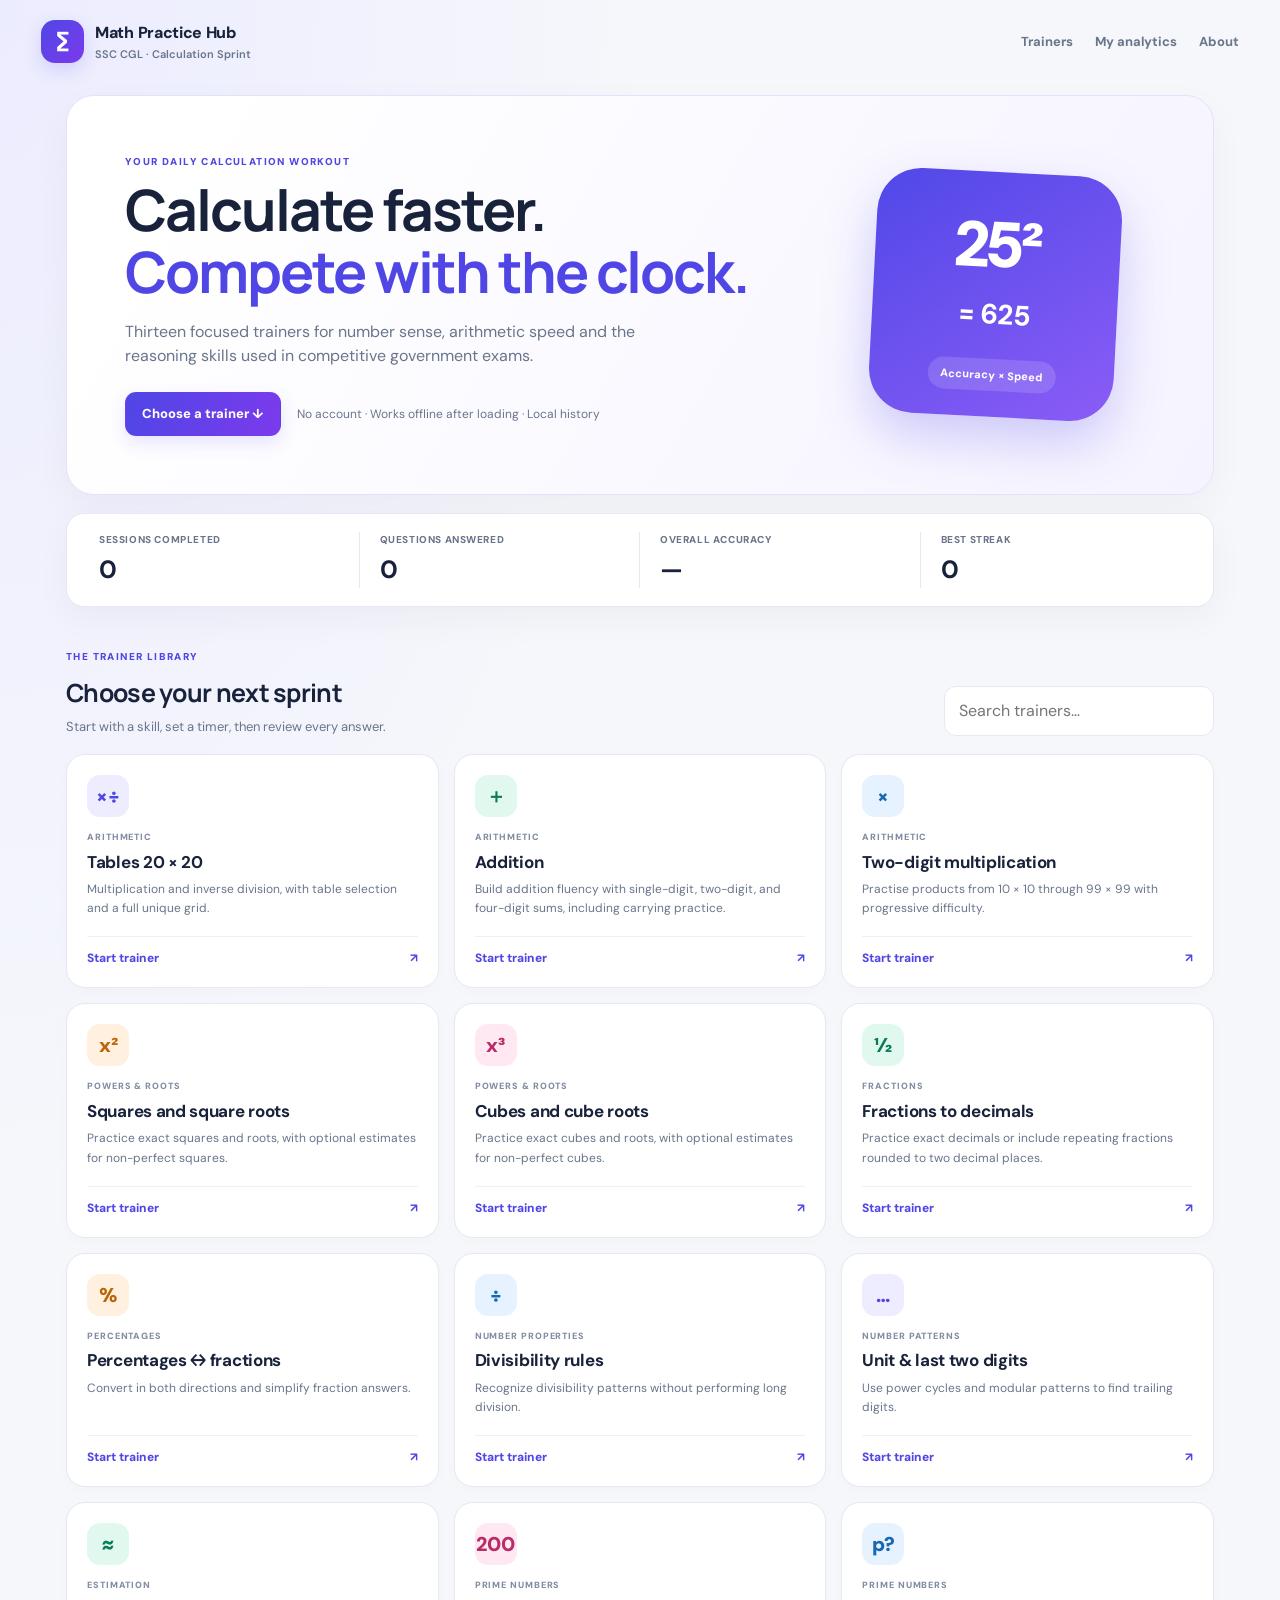
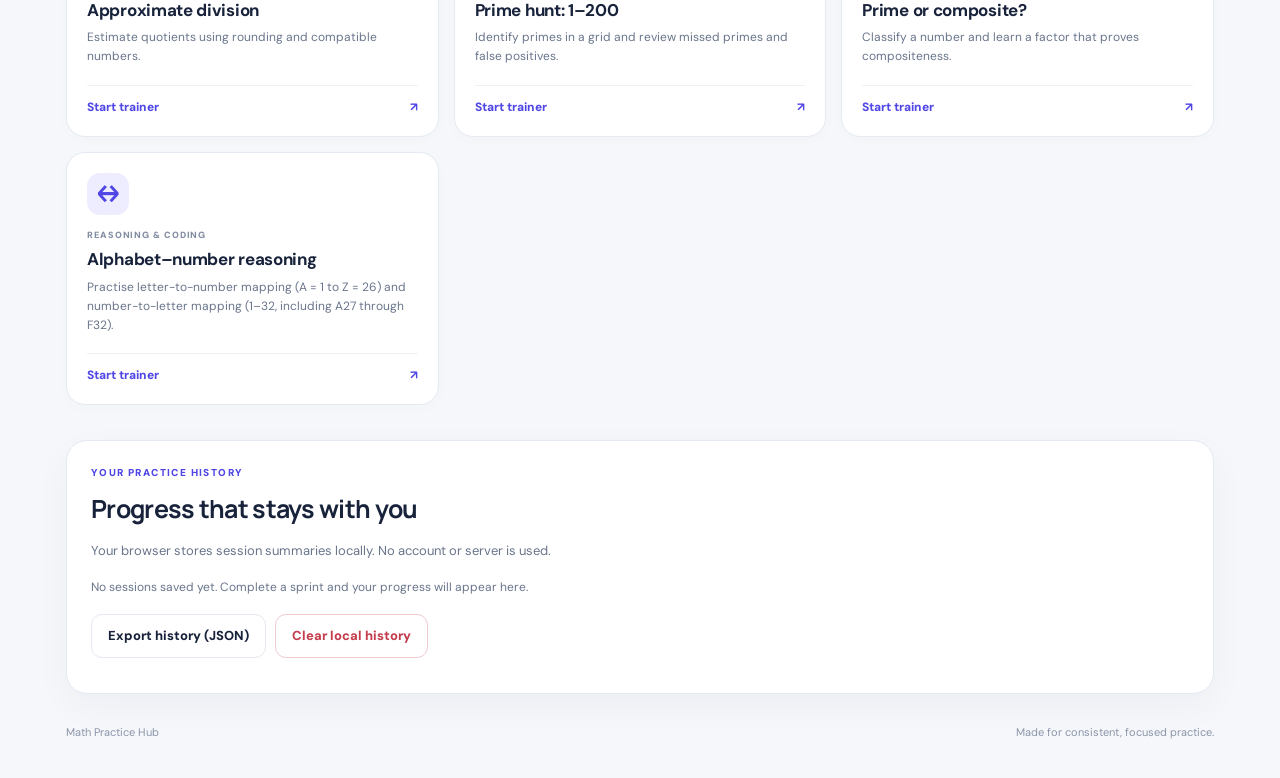
<file: index.html>
<!doctype html>
<html lang="en">
<head>
<meta charset="utf-8"><meta name="viewport" content="width=device-width,initial-scale=1">
<meta name="theme-color" content="#4f46e5">
<link rel="icon" type="image/svg+xml" href="assets/favicon.svg">
<link rel="icon" type="image/png" sizes="32x32" href="assets/favicon-32.png">
<link rel="shortcut icon" href="assets/favicon.ico">
<link rel="apple-touch-icon" sizes="180x180" href="assets/favicon-180.png"><title>Math Practice Hub · SSC CGL Sprint Training</title>
<link rel="stylesheet" href="assets/css/site.css">
</head>
<body>
<header class="site-header home-header"><a class="brand" href="index.html"><span class="brand-mark">∑</span><span>Math Practice Hub<small>SSC CGL · Calculation Sprint</small></span></a><nav><a href="#trainers">Trainers</a><a href="#analytics">My analytics</a><a href="README.md">About</a></nav></header>
<main class="home-main">
<section class="hero"><div class="hero-copy"><p class="eyebrow">YOUR DAILY CALCULATION WORKOUT</p><h1>Calculate faster.<br><span>Compete with the clock.</span></h1><p>Thirteen focused trainers for number sense, arithmetic speed and the reasoning skills used in competitive government exams.</p><div class="hero-actions"><a class="btn primary" href="#trainers">Choose a trainer ↓</a><span class="muted small">No account · Works offline after loading · Local history</span></div></div><div class="hero-art"><div class="hero-number">25²</div><div class="hero-equals">= 625</div><div class="hero-chip">Accuracy × Speed</div></div></section>
<section class="overview-metrics" id="analytics">
<div><small>SESSIONS COMPLETED</small><strong id="homeSessions">0</strong></div><div><small>QUESTIONS ANSWERED</small><strong id="homeQuestions">0</strong></div><div><small>OVERALL ACCURACY</small><strong id="homeAccuracy">—</strong></div><div><small>BEST STREAK</small><strong id="homeStreak">0</strong></div>
</section>
<section class="section-heading" id="trainers"><div><p class="eyebrow">THE TRAINER LIBRARY</p><h2>Choose your next sprint</h2><p class="muted">Start with a skill, set a timer, then review every answer.</p></div><input id="trainerSearch" class="search-input" type="search" placeholder="Search trainers…" aria-label="Search trainers"></section>
<div class="trainer-grid" id="trainerGrid">
<a class="trainer-card" data-search="tables multiplication division times table" href="trainers/table-trainer/index.html"><span class="card-icon violet">×÷</span><span class="card-tag">ARITHMETIC</span><h3>Tables 20 × 20</h3><p>Multiplication and inverse division, with table selection and a full unique grid.</p><span class="card-bottom">Start trainer <b>↗</b></span></a>
<a class="trainer-card" data-search="addition single digit two digit four digit carrying sum plus" href="trainers/addition/index.html"><span class="card-icon green">＋</span><span class="card-tag">ARITHMETIC</span><h3>Addition</h3><p>Build addition fluency with single-digit, two-digit, and four-digit sums, including carrying practice.</p><span class="card-bottom">Start trainer <b>↗</b></span></a>
<a class="trainer-card" data-search="two digit multiplication product" href="trainers/multiplication-2-digit/index.html"><span class="card-icon blue">×</span><span class="card-tag">ARITHMETIC</span><h3>Two-digit multiplication</h3><p>Practise products from 10 × 10 through 99 × 99 with progressive difficulty.</p><span class="card-bottom">Start trainer <b>↗</b></span></a>
<a class="trainer-card" data-search="squares square roots radicals" href="trainers/squares-roots/index.html"><span class="card-icon orange">x²</span><span class="card-tag">POWERS & ROOTS</span><h3>Squares and square roots</h3><p>Practice exact squares and roots, with optional estimates for non-perfect squares.</p><span class="card-bottom">Start trainer <b>↗</b></span></a>
<a class="trainer-card" data-search="cubes cube roots" href="trainers/cubes-roots/index.html"><span class="card-icon pink">x³</span><span class="card-tag">POWERS & ROOTS</span><h3>Cubes and cube roots</h3><p>Practice exact cubes and roots, with optional estimates for non-perfect cubes.</p><span class="card-bottom">Start trainer <b>↗</b></span></a>
<a class="trainer-card" data-search="fraction decimal conversion rounding" href="trainers/fractions-decimals/index.html"><span class="card-icon green">½</span><span class="card-tag">FRACTIONS</span><h3>Fractions to decimals</h3><p>Practice exact decimals or include repeating fractions rounded to two decimal places.</p><span class="card-bottom">Start trainer <b>↗</b></span></a>
<a class="trainer-card" data-search="percentage fraction percent conversion" href="trainers/percentages-fractions/index.html"><span class="card-icon orange">%</span><span class="card-tag">PERCENTAGES</span><h3>Percentages ↔ fractions</h3><p>Convert in both directions and simplify fraction answers.</p><span class="card-bottom">Start trainer <b>↗</b></span></a>
<a class="trainer-card" data-search="divisibility rules divisible" href="trainers/divisibility-rules/index.html"><span class="card-icon blue">÷</span><span class="card-tag">NUMBER PROPERTIES</span><h3>Divisibility rules</h3><p>Recognize divisibility patterns without performing long division.</p><span class="card-bottom">Start trainer <b>↗</b></span></a>
<a class="trainer-card" data-search="unit digit last two digits powers cycles" href="trainers/unit-last-digits/index.html"><span class="card-icon violet">…</span><span class="card-tag">NUMBER PATTERNS</span><h3>Unit & last two digits</h3><p>Use power cycles and modular patterns to find trailing digits.</p><span class="card-bottom">Start trainer <b>↗</b></span></a>
<a class="trainer-card" data-search="approximate division estimate quotient" href="trainers/approximate-division/index.html"><span class="card-icon green">≈</span><span class="card-tag">ESTIMATION</span><h3>Approximate division</h3><p>Estimate quotients using rounding and compatible numbers.</p><span class="card-bottom">Start trainer <b>↗</b></span></a>
<a class="trainer-card" data-search="prime hunt numbers 1 200 sieve" href="trainers/prime-hunt/index.html"><span class="card-icon pink">200</span><span class="card-tag">PRIME NUMBERS</span><h3>Prime hunt: 1–200</h3><p>Identify primes in a grid and review missed primes and false positives.</p><span class="card-bottom">Start trainer <b>↗</b></span></a>
<a class="trainer-card" data-search="prime or composite factor" href="trainers/prime-or-not/index.html"><span class="card-icon blue">p?</span><span class="card-tag">PRIME NUMBERS</span><h3>Prime or composite?</h3><p>Classify a number and learn a factor that proves compositeness.</p><span class="card-bottom">Start trainer <b>↗</b></span></a>
<a class="trainer-card" data-search="reasoning alphabet number coding A1 B2 Z26 A27 letter number sequence pattern" href="trainers/alphabet-number-reasoning/index.html"><span class="card-icon violet reasoning-card-icon" aria-hidden="true">↔</span><span class="card-tag">REASONING & CODING</span><h3>Alphabet–number reasoning</h3><p>Practise letter-to-number mapping (A = 1 to Z = 26) and number-to-letter mapping (1–32, including A27 through F32).</p><span class="card-bottom">Start trainer <b>↗</b></span></a>
</div>
<section class="history-panel panel"><div><p class="eyebrow">YOUR PRACTICE HISTORY</p><h2>Progress that stays with you</h2><p class="muted">Your browser stores session summaries locally. No account or server is used.</p></div><div id="homeHistory" class="home-history"></div><div class="history-actions"><button id="exportHistory" class="btn secondary">Export history (JSON)</button><button id="clearHistory" class="btn danger-outline">Clear local history</button></div><p class="tiny muted" id="historyMessage" aria-live="polite"></p></section>
<footer><span>Math Practice Hub</span><span>Made for consistent, focused practice.</span></footer>
</main><script src="shared/question-utils.js"></script><script src="assets/js/hub.js"></script></body></html>
</file>
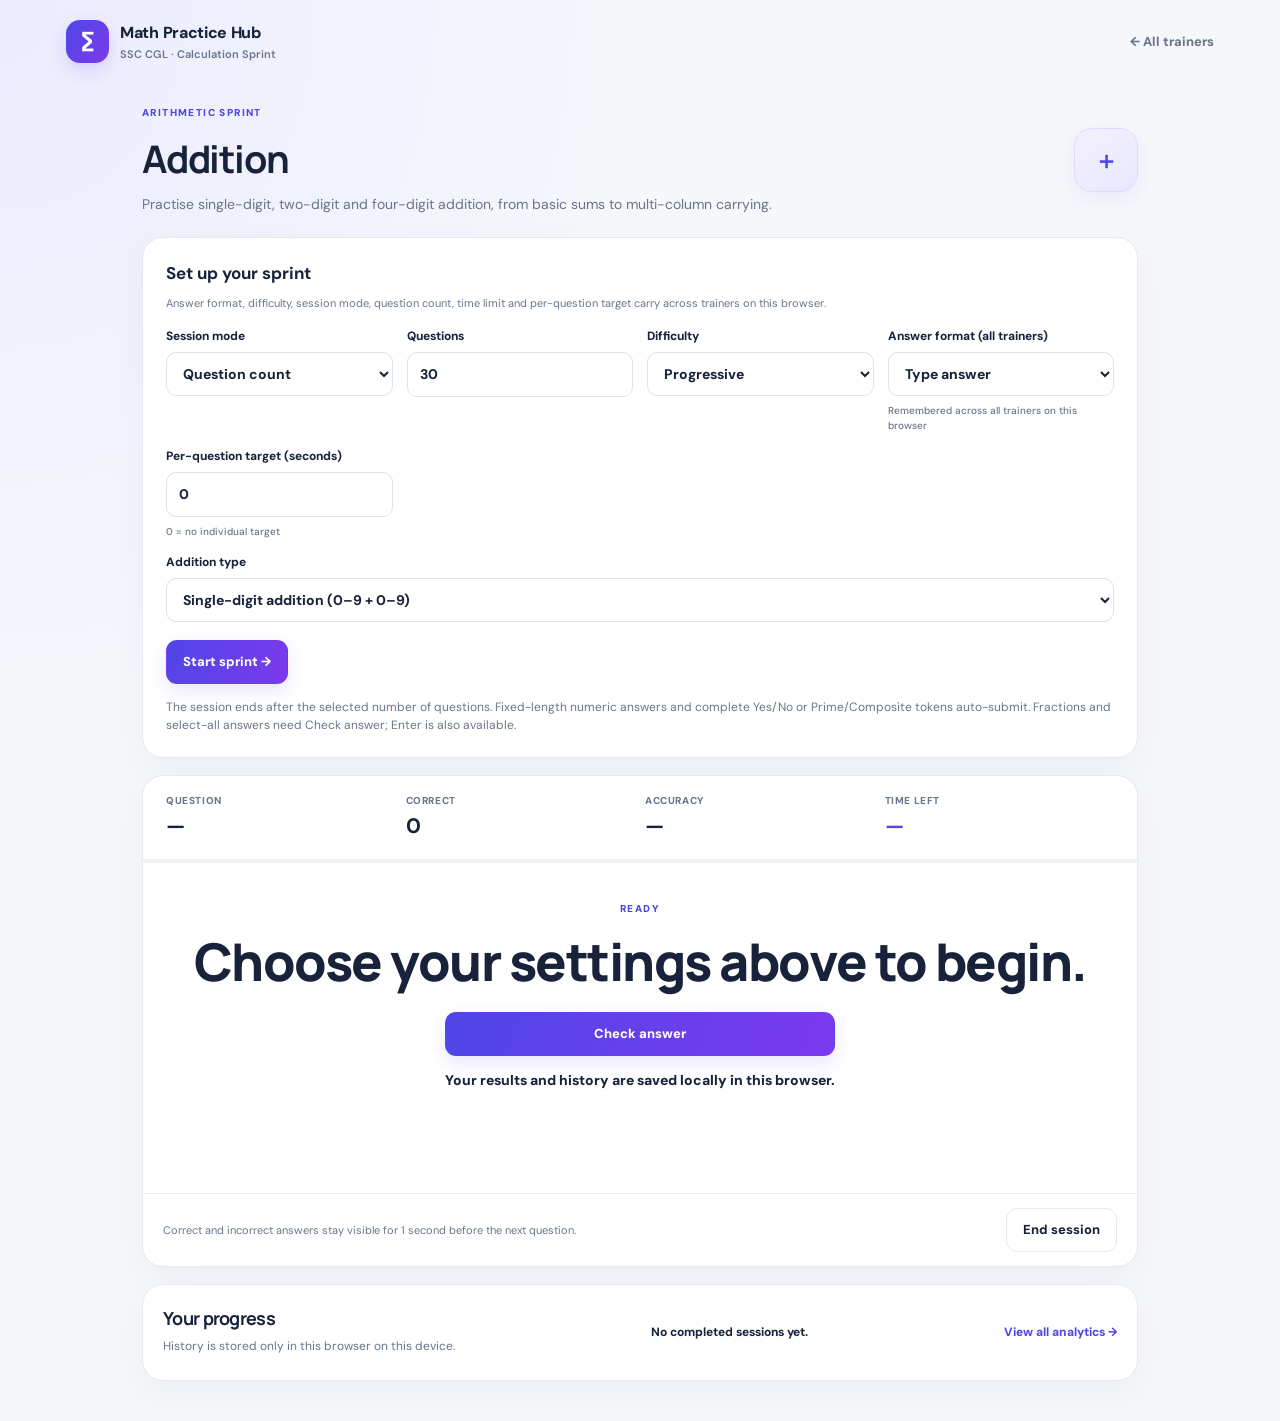
<file: trainers/addition/index.html>
<!doctype html>
<html lang="en">
<head>
  <meta charset="utf-8">
  <meta name="viewport" content="width=device-width, initial-scale=1">
  <meta name="theme-color" content="#4f46e5">
<link rel="icon" type="image/svg+xml" href="../../assets/favicon.svg">
<link rel="icon" type="image/png" sizes="32x32" href="../../assets/favicon-32.png">
<link rel="shortcut icon" href="../../assets/favicon.ico">
<link rel="apple-touch-icon" sizes="180x180" href="../../assets/favicon-180.png">
  <title>Addition · Math Practice Hub</title>
  <link rel="stylesheet" href="../../assets/css/site.css">
  <link rel="stylesheet" href="style.css">
</head>
<body data-trainer="addition">
  <header class="site-header">
    <a class="brand" href="../../index.html"><span class="brand-mark">∑</span><span>Math Practice Hub<small>SSC CGL · Calculation Sprint</small></span></a>
    <a class="back-link" href="../../index.html">← All trainers</a>
  </header>
  <main class="trainer-page">
    <section class="trainer-heading">
      <div><p class="eyebrow">ARITHMETIC SPRINT</p><h1>Addition</h1><p class="muted">Practise single-digit, two-digit and four-digit addition, from basic sums to multi-column carrying.</p></div>
      <span class="trainer-icon" aria-label="Addition">＋</span>
    </section>
    <section class="panel setup-panel">
      <h2>Set up your sprint</h2>
      <p class="muted tiny shared-settings-note">Answer format, difficulty, session mode, question count, time limit and per-question target carry across trainers on this browser.</p>
      <div class="setup-grid">
        <label>Session mode<select id="sessionMode"><option value="count">Question count</option><option value="timed">Timed sprint</option><option value="all">All possibilities once</option></select></label>
        <label id="countWrap">Questions<input id="questionCount" type="number" min="1" max="10000" value="30"></label>
        <label id="durationWrap" class="hidden">Time limit (minutes)<input id="duration" type="number" min="0.25" max="180" step="0.25" value="2"></label>
        <label>Difficulty<select id="difficulty"><option value="progressive">Progressive</option><option value="easy">Easy</option><option value="medium">Medium</option><option value="hard">Hard</option><option value="mixed">Mixed</option></select></label>
        <label>Answer format (all trainers)<select id="answerMode"><option value="input">Type answer</option><option value="options">Multiple-choice options</option></select><small>Remembered across all trainers on this browser</small></label>
        <label>Per-question target (seconds)<input id="perQuestion" type="number" min="0" max="300" value="0"><small>0 = no individual target</small></label>
        <div class="trainer-options" id="trainerOptions"></div>
      </div>
      <div class="setup-actions"><button class="btn primary" id="startBtn">Start sprint →</button><p class="muted small" id="setupHint">Choose your settings, then start.</p></div>
    </section>
    <section class="panel practice-panel" id="practicePanel">
      <div class="stats-row">
        <div><small>QUESTION</small><strong id="questionStat">—</strong></div>
        <div><small>CORRECT</small><strong id="correctStat">0</strong></div>
        <div><small>ACCURACY</small><strong id="accuracyStat">—</strong></div>
        <div class="timer-stat"><small>TIME LEFT</small><strong id="timerStat">—</strong></div>
      </div>
      <div class="progress-track"><div id="progressBar"></div></div>
      <div class="question-area" id="questionArea">
        <p class="eyebrow" id="questionCategory">READY</p>
        <div class="question-text" id="questionText">Choose your settings above to begin.</div>
        <p class="question-hint" id="questionHint"></p>
        <form id="answerForm" autocomplete="off">
          <div id="answerControl"></div>
          <button class="btn primary answer-submit" id="submitBtn" type="submit">Check answer</button>
        </form>
        <p id="feedback" class="feedback" aria-live="polite">Your results and history are saved locally in this browser.</p>
        <p class="muted tiny" id="targetHint"></p>
      </div>
      <div class="results-area hidden" id="resultsArea">
        <div class="results-head"><div><p class="eyebrow">SPRINT COMPLETE</p><h2 id="resultsTitle">Your results</h2><p class="muted" id="resultsSummary"></p></div><button class="btn secondary" id="retryWrongBtn">Retry missed</button></div>
        <div class="results-metrics" id="resultsMetrics"></div>
        <div class="analysis-insight" id="analysisInsight"></div>
        <div class="table-scroll"><table class="review-table"><thead><tr><th>#</th><th>Question</th><th>Your answer</th><th>Correct answer</th><th>Result</th><th>Time</th></tr></thead><tbody id="reviewBody"></tbody></table></div>
        <div class="results-actions"><button class="btn primary" id="restartBtn">New sprint</button><a class="btn secondary" href="../../index.html">Back to trainer hub</a></div>
      </div>
      <div class="practice-footer"><span class="muted tiny" id="sessionNote">Correct and incorrect answers stay visible for 1 second before the next question.</span><button class="btn secondary" id="endBtn" disabled>End session</button></div>
    </section>
    <section class="panel mini-history"><div><h2>Your progress</h2><p class="muted small">History is stored only in this browser on this device.</p></div><div id="trainerHistory" class="history-summary"></div><a href="../../index.html#analytics" class="text-link">View all analytics →</a></section>
  </main>
  <script src="../../shared/question-utils.js"></script>
  <script src="../../shared/session-engine.js"></script>
  <script src="script.js"></script>
</body>
</html>
</file>
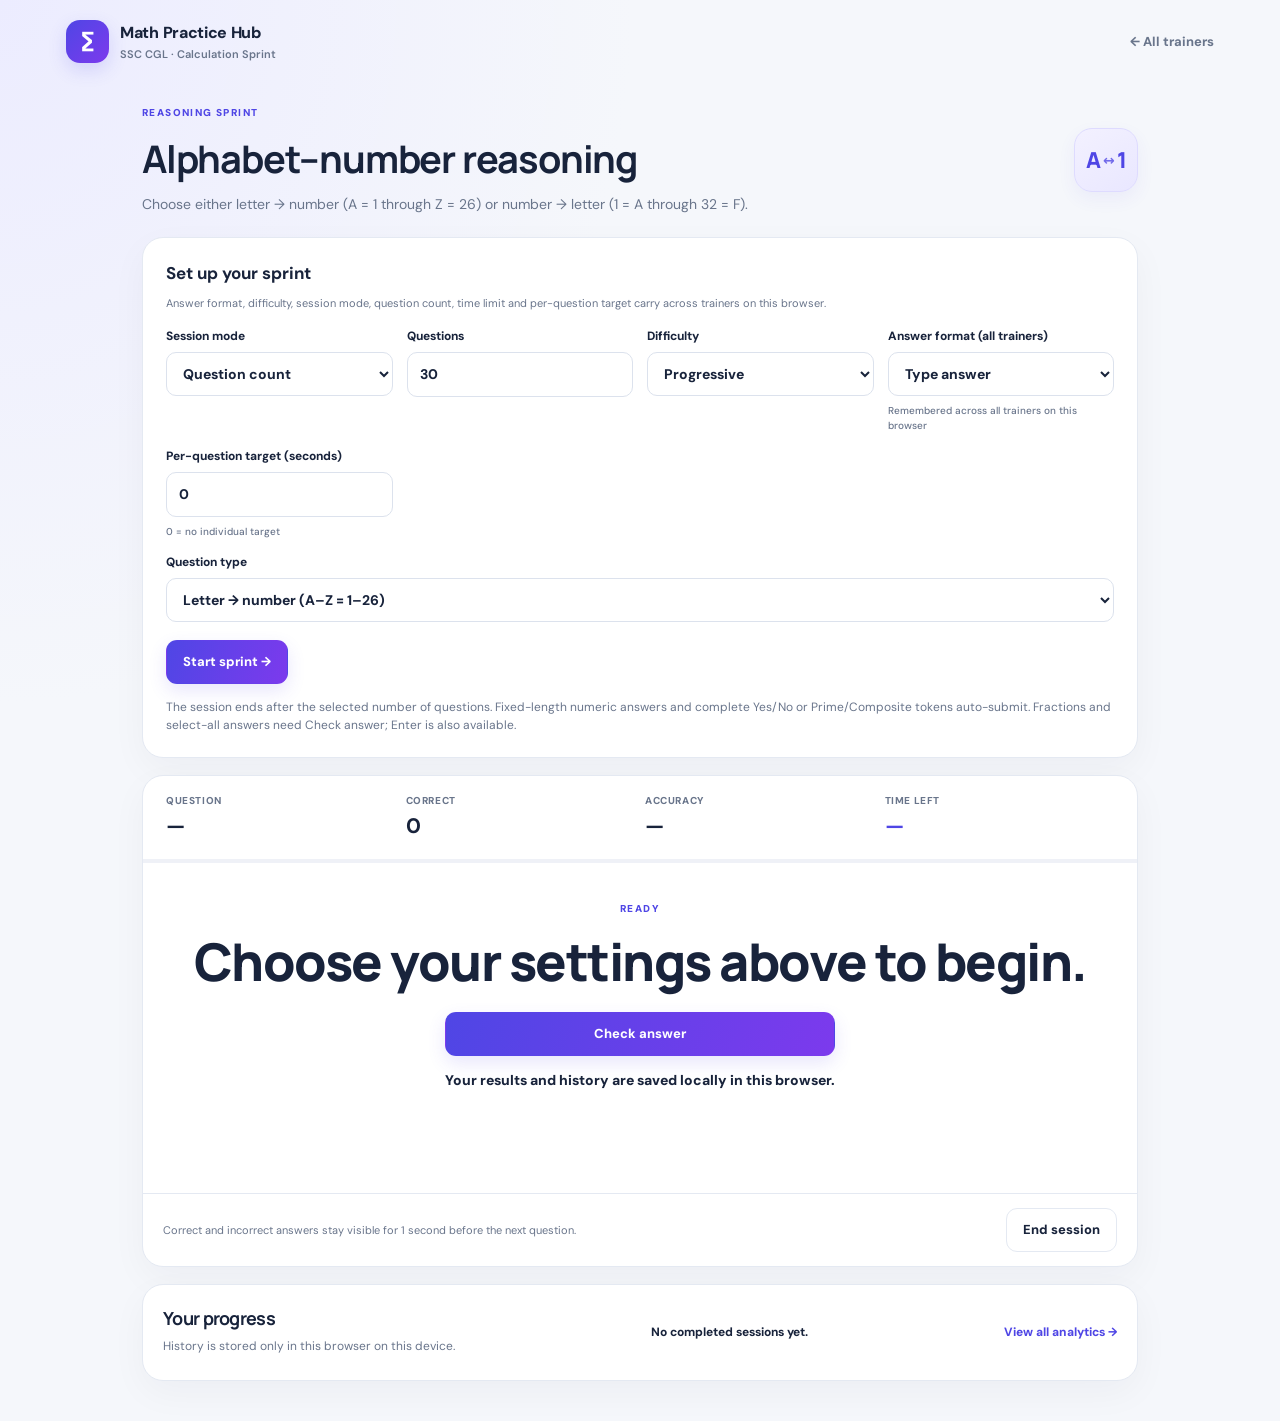
<file: trainers/alphabet-number-reasoning/index.html>
<!doctype html>
<html lang="en">
<head>
  <meta charset="utf-8">
  <meta name="viewport" content="width=device-width, initial-scale=1">
  <meta name="theme-color" content="#4f46e5">
<link rel="icon" type="image/svg+xml" href="../../assets/favicon.svg">
<link rel="icon" type="image/png" sizes="32x32" href="../../assets/favicon-32.png">
<link rel="shortcut icon" href="../../assets/favicon.ico">
<link rel="apple-touch-icon" sizes="180x180" href="../../assets/favicon-180.png">
  <title>Alphabet–number reasoning · Math Practice Hub</title>
  <link rel="stylesheet" href="../../assets/css/site.css">
  <link rel="stylesheet" href="style.css">
</head>
<body data-trainer="alphabetreasoning">
  <header class="site-header">
    <a class="brand" href="../../index.html"><span class="brand-mark">∑</span><span>Math Practice Hub<small>SSC CGL · Calculation Sprint</small></span></a>
    <a class="back-link" href="../../index.html">← All trainers</a>
  </header>
  <main class="trainer-page">
    <section class="trainer-heading">
      <div><p class="eyebrow">REASONING SPRINT</p><h1>Alphabet–number reasoning</h1><p class="muted">Choose either letter → number (A = 1 through Z = 26) or number → letter (1 = A through 32 = F).</p></div>
      <span class="trainer-icon reasoning-mark" aria-label="Letter to number mapping"><span>A</span><span class="reasoning-arrow" aria-hidden="true">↔</span><span>1</span></span>
    </section>
    <section class="panel setup-panel">
      <h2>Set up your sprint</h2>
      <p class="muted tiny shared-settings-note">Answer format, difficulty, session mode, question count, time limit and per-question target carry across trainers on this browser.</p>
      <div class="setup-grid">
        <label>Session mode<select id="sessionMode"><option value="count">Question count</option><option value="timed">Timed sprint</option><option value="all">All possibilities once</option></select></label>
        <label id="countWrap">Questions<input id="questionCount" type="number" min="1" max="10000" value="30"></label>
        <label id="durationWrap" class="hidden">Time limit (minutes)<input id="duration" type="number" min="0.25" max="180" step="0.25" value="2"></label>
        <label>Difficulty<select id="difficulty"><option value="progressive">Progressive</option><option value="easy">Easy</option><option value="medium">Medium</option><option value="hard">Hard</option><option value="mixed">Mixed</option></select></label>
        <label>Answer format (all trainers)<select id="answerMode"><option value="input">Type answer</option><option value="options">Multiple-choice options</option></select><small>Remembered across all trainers on this browser</small></label>
        <label>Per-question target (seconds)<input id="perQuestion" type="number" min="0" max="300" value="0"><small>0 = no individual target</small></label>
        <div class="trainer-options" id="trainerOptions"></div>
      </div>
      <div class="setup-actions"><button class="btn primary" id="startBtn">Start sprint →</button><p class="muted small" id="setupHint">Choose your settings, then start.</p></div>
    </section>
    <section class="panel practice-panel" id="practicePanel">
      <div class="stats-row">
        <div><small>QUESTION</small><strong id="questionStat">—</strong></div>
        <div><small>CORRECT</small><strong id="correctStat">0</strong></div>
        <div><small>ACCURACY</small><strong id="accuracyStat">—</strong></div>
        <div class="timer-stat"><small>TIME LEFT</small><strong id="timerStat">—</strong></div>
      </div>
      <div class="progress-track"><div id="progressBar"></div></div>
      <div class="question-area" id="questionArea">
        <p class="eyebrow" id="questionCategory">READY</p>
        <div class="question-text" id="questionText">Choose your settings above to begin.</div>
        <p class="question-hint" id="questionHint"></p>
        <form id="answerForm" autocomplete="off">
          <div id="answerControl"></div>
          <button class="btn primary answer-submit" id="submitBtn" type="submit">Check answer</button>
        </form>
        <p id="feedback" class="feedback" aria-live="polite">Your results and history are saved locally in this browser.</p>
        <p class="muted tiny" id="targetHint"></p>
      </div>
      <div class="results-area hidden" id="resultsArea">
        <div class="results-head"><div><p class="eyebrow">SPRINT COMPLETE</p><h2 id="resultsTitle">Your results</h2><p class="muted" id="resultsSummary"></p></div><button class="btn secondary" id="retryWrongBtn">Retry missed</button></div>
        <div class="results-metrics" id="resultsMetrics"></div>
        <div class="analysis-insight" id="analysisInsight"></div>
        <div class="table-scroll"><table class="review-table"><thead><tr><th>#</th><th>Question</th><th>Your answer</th><th>Correct answer</th><th>Result</th><th>Time</th></tr></thead><tbody id="reviewBody"></tbody></table></div>
        <div class="results-actions"><button class="btn primary" id="restartBtn">New sprint</button><a class="btn secondary" href="../../index.html">Back to trainer hub</a></div>
      </div>
      <div class="practice-footer"><span class="muted tiny" id="sessionNote">Correct and incorrect answers stay visible for 1 second before the next question.</span><button class="btn secondary" id="endBtn" disabled>End session</button></div>
    </section>
    <section class="panel mini-history"><div><h2>Your progress</h2><p class="muted small">History is stored only in this browser on this device.</p></div><div id="trainerHistory" class="history-summary"></div><a href="../../index.html#analytics" class="text-link">View all analytics →</a></section>
  </main>
  <script src="../../shared/question-utils.js"></script>
  <script src="../../shared/session-engine.js"></script>
  <script src="script.js"></script>
</body>
</html>
</file>
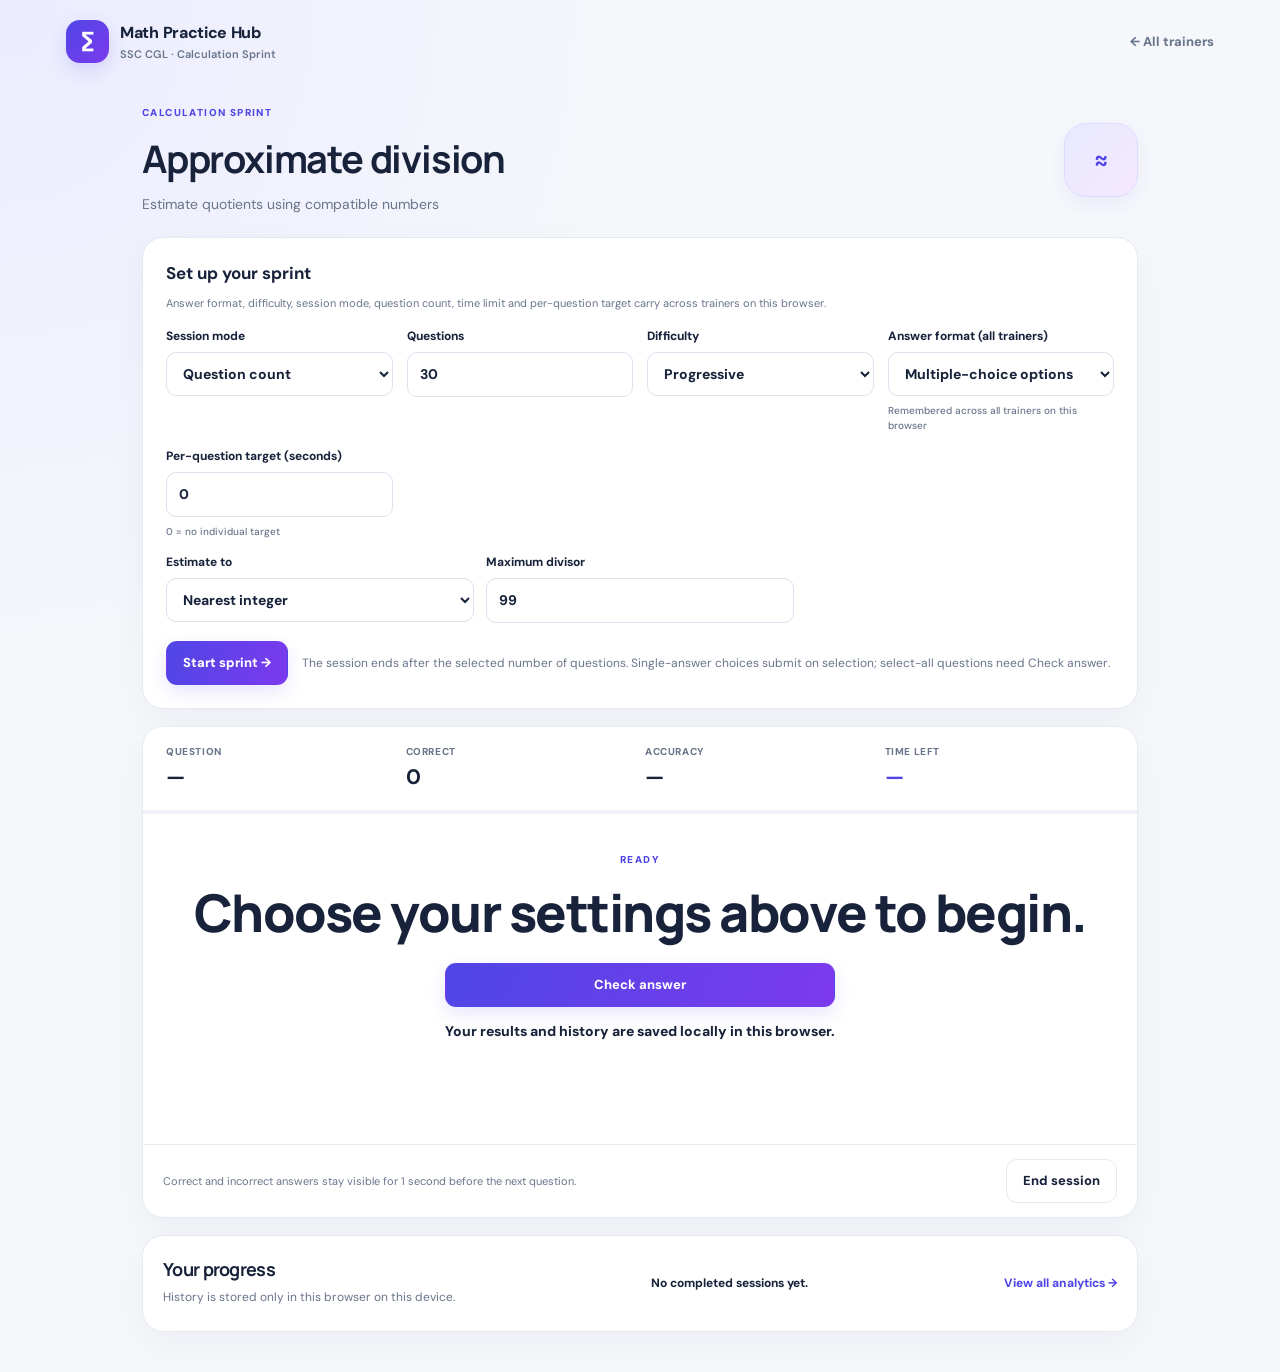
<file: trainers/approximate-division/index.html>
<!doctype html>
<html lang="en">
<head>
  <meta charset="utf-8">
  <meta name="viewport" content="width=device-width, initial-scale=1">
  <meta name="theme-color" content="#4f46e5">
<link rel="icon" type="image/svg+xml" href="../../assets/favicon.svg">
<link rel="icon" type="image/png" sizes="32x32" href="../../assets/favicon-32.png">
<link rel="shortcut icon" href="../../assets/favicon.ico">
<link rel="apple-touch-icon" sizes="180x180" href="../../assets/favicon-180.png">
  <title>Approximate division · Math Practice Hub</title>
  <link rel="stylesheet" href="../../assets/css/site.css">
  <link rel="stylesheet" href="style.css">
</head>
<body data-trainer="approxdiv">
  <header class="site-header">
    <a class="brand" href="../../index.html"><span class="brand-mark">∑</span><span>Math Practice Hub<small>SSC CGL · Calculation Sprint</small></span></a>
    <a class="back-link" href="../../index.html">← All trainers</a>
  </header>
  <main class="trainer-page">
    <section class="trainer-heading">
      <div><p class="eyebrow">CALCULATION SPRINT</p><h1>Approximate division</h1><p class="muted">Estimate quotients using compatible numbers</p></div>
      <span class="trainer-icon">≈</span>
    </section>
    <section class="panel setup-panel">
      <h2>Set up your sprint</h2>
      <p class="muted tiny shared-settings-note">Answer format, difficulty, session mode, question count, time limit and per-question target carry across trainers on this browser.</p>
      <div class="setup-grid">
        <label>Session mode<select id="sessionMode"><option value="count">Question count</option><option value="timed">Timed sprint</option><option value="all">All possibilities once</option></select></label>
        <label id="countWrap">Questions<input id="questionCount" type="number" min="1" max="10000" value="30"></label>
        <label id="durationWrap" class="hidden">Time limit (minutes)<input id="duration" type="number" min="0.25" max="180" step="0.25" value="2"></label>
        <label>Difficulty<select id="difficulty"><option value="progressive">Progressive</option><option value="easy">Easy</option><option value="medium">Medium</option><option value="hard">Hard</option><option value="mixed">Mixed</option></select></label>
        <label>Answer format (all trainers)<select id="answerMode"><option value="input">Type answer</option><option value="options">Multiple-choice options</option></select><small>Remembered across all trainers on this browser</small></label>
        <label>Per-question target (seconds)<input id="perQuestion" type="number" min="0" max="300" value="0"><small>0 = no individual target</small></label>
        <div class="trainer-options" id="trainerOptions"></div>
      </div>
      <div class="setup-actions"><button class="btn primary" id="startBtn">Start sprint →</button><p class="muted small" id="setupHint">Choose your settings, then start.</p></div>
    </section>
    <section class="panel practice-panel" id="practicePanel">
      <div class="stats-row">
        <div><small>QUESTION</small><strong id="questionStat">—</strong></div>
        <div><small>CORRECT</small><strong id="correctStat">0</strong></div>
        <div><small>ACCURACY</small><strong id="accuracyStat">—</strong></div>
        <div class="timer-stat"><small>TIME LEFT</small><strong id="timerStat">—</strong></div>
      </div>
      <div class="progress-track"><div id="progressBar"></div></div>
      <div class="question-area" id="questionArea">
        <p class="eyebrow" id="questionCategory">READY</p>
        <div class="question-text" id="questionText">Choose your settings above to begin.</div>
        <p class="question-hint" id="questionHint"></p>
        <form id="answerForm" autocomplete="off">
          <div id="answerControl"></div>
          <button class="btn primary answer-submit" id="submitBtn" type="submit">Check answer</button>
        </form>
        <p id="feedback" class="feedback" aria-live="polite">Your results and history are saved locally in this browser.</p>
        <p class="muted tiny" id="targetHint"></p>
      </div>
      <div class="results-area hidden" id="resultsArea">
        <div class="results-head"><div><p class="eyebrow">SPRINT COMPLETE</p><h2 id="resultsTitle">Your results</h2><p class="muted" id="resultsSummary"></p></div><button class="btn secondary" id="retryWrongBtn">Retry missed</button></div>
        <div class="results-metrics" id="resultsMetrics"></div>
        <div class="analysis-insight" id="analysisInsight"></div>
        <div class="table-scroll"><table class="review-table"><thead><tr><th>#</th><th>Question</th><th>Your answer</th><th>Correct answer</th><th>Result</th><th>Time</th></tr></thead><tbody id="reviewBody"></tbody></table></div>
        <div class="results-actions"><button class="btn primary" id="restartBtn">New sprint</button><a class="btn secondary" href="../../index.html">Back to trainer hub</a></div>
      </div>
      <div class="practice-footer"><span class="muted tiny" id="sessionNote">Correct and incorrect answers stay visible for 1 second before the next question.</span><button class="btn secondary" id="endBtn" disabled>End session</button></div>
    </section>
    <section class="panel mini-history"><div><h2>Your progress</h2><p class="muted small">History is stored only in this browser on this device.</p></div><div id="trainerHistory" class="history-summary"></div><a href="../../index.html#analytics" class="text-link">View all analytics →</a></section>
  </main>
  <script src="../../shared/question-utils.js"></script>
  <script src="../../shared/session-engine.js"></script>
  <script src="script.js"></script>
</body>
</html>
</file>
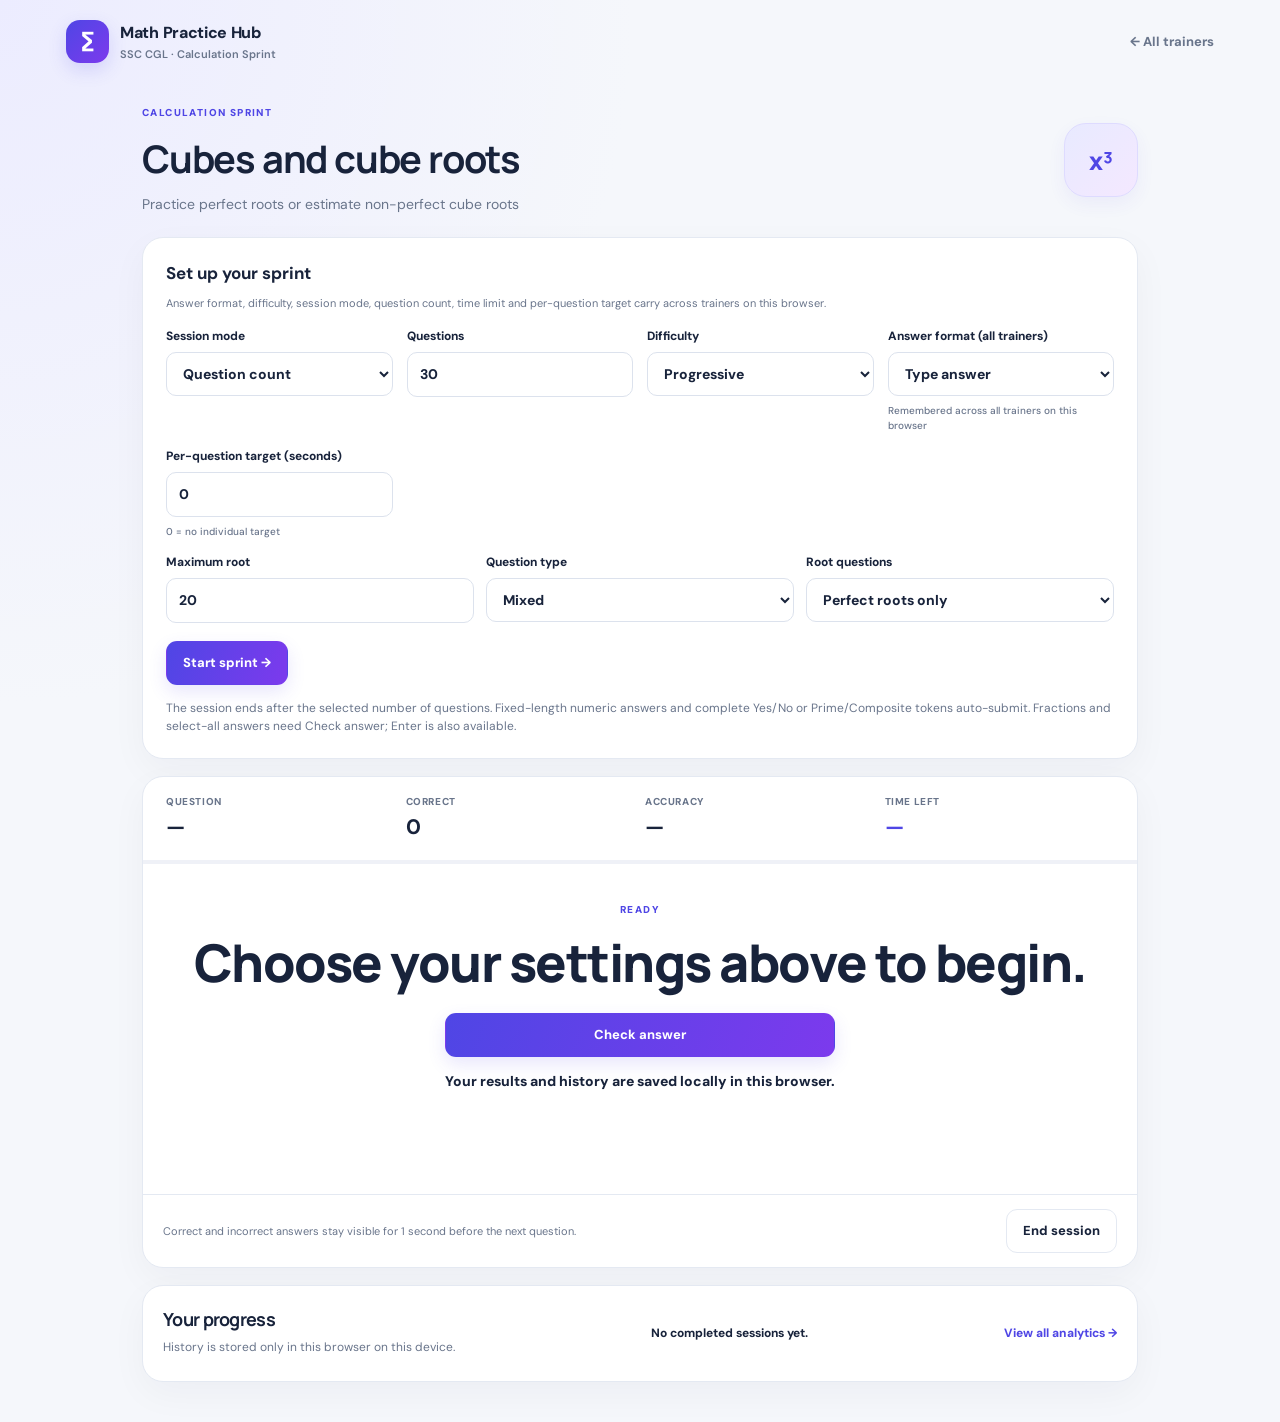
<file: trainers/cubes-roots/index.html>
<!doctype html>
<html lang="en">
<head>
  <meta charset="utf-8">
  <meta name="viewport" content="width=device-width, initial-scale=1">
  <meta name="theme-color" content="#4f46e5">
<link rel="icon" type="image/svg+xml" href="../../assets/favicon.svg">
<link rel="icon" type="image/png" sizes="32x32" href="../../assets/favicon-32.png">
<link rel="shortcut icon" href="../../assets/favicon.ico">
<link rel="apple-touch-icon" sizes="180x180" href="../../assets/favicon-180.png">
  <title>Cubes and cube roots · Math Practice Hub</title>
  <link rel="stylesheet" href="../../assets/css/site.css">
  <link rel="stylesheet" href="style.css">
</head>
<body data-trainer="cubes">
  <header class="site-header">
    <a class="brand" href="../../index.html"><span class="brand-mark">∑</span><span>Math Practice Hub<small>SSC CGL · Calculation Sprint</small></span></a>
    <a class="back-link" href="../../index.html">← All trainers</a>
  </header>
  <main class="trainer-page">
    <section class="trainer-heading">
      <div><p class="eyebrow">CALCULATION SPRINT</p><h1>Cubes and cube roots</h1><p class="muted">Practice perfect roots or estimate non-perfect cube roots</p></div>
      <span class="trainer-icon">x³</span>
    </section>
    <section class="panel setup-panel">
      <h2>Set up your sprint</h2>
      <p class="muted tiny shared-settings-note">Answer format, difficulty, session mode, question count, time limit and per-question target carry across trainers on this browser.</p>
      <div class="setup-grid">
        <label>Session mode<select id="sessionMode"><option value="count">Question count</option><option value="timed">Timed sprint</option><option value="all">All possibilities once</option></select></label>
        <label id="countWrap">Questions<input id="questionCount" type="number" min="1" max="10000" value="30"></label>
        <label id="durationWrap" class="hidden">Time limit (minutes)<input id="duration" type="number" min="0.25" max="180" step="0.25" value="2"></label>
        <label>Difficulty<select id="difficulty"><option value="progressive">Progressive</option><option value="easy">Easy</option><option value="medium">Medium</option><option value="hard">Hard</option><option value="mixed">Mixed</option></select></label>
        <label>Answer format (all trainers)<select id="answerMode"><option value="input">Type answer</option><option value="options">Multiple-choice options</option></select><small>Remembered across all trainers on this browser</small></label>
        <label>Per-question target (seconds)<input id="perQuestion" type="number" min="0" max="300" value="0"><small>0 = no individual target</small></label>
        <div class="trainer-options" id="trainerOptions"></div>
      </div>
      <div class="setup-actions"><button class="btn primary" id="startBtn">Start sprint →</button><p class="muted small" id="setupHint">Choose your settings, then start.</p></div>
    </section>
    <section class="panel practice-panel" id="practicePanel">
      <div class="stats-row">
        <div><small>QUESTION</small><strong id="questionStat">—</strong></div>
        <div><small>CORRECT</small><strong id="correctStat">0</strong></div>
        <div><small>ACCURACY</small><strong id="accuracyStat">—</strong></div>
        <div class="timer-stat"><small>TIME LEFT</small><strong id="timerStat">—</strong></div>
      </div>
      <div class="progress-track"><div id="progressBar"></div></div>
      <div class="question-area" id="questionArea">
        <p class="eyebrow" id="questionCategory">READY</p>
        <div class="question-text" id="questionText">Choose your settings above to begin.</div>
        <p class="question-hint" id="questionHint"></p>
        <form id="answerForm" autocomplete="off">
          <div id="answerControl"></div>
          <button class="btn primary answer-submit" id="submitBtn" type="submit">Check answer</button>
        </form>
        <p id="feedback" class="feedback" aria-live="polite">Your results and history are saved locally in this browser.</p>
        <p class="muted tiny" id="targetHint"></p>
      </div>
      <div class="results-area hidden" id="resultsArea">
        <div class="results-head"><div><p class="eyebrow">SPRINT COMPLETE</p><h2 id="resultsTitle">Your results</h2><p class="muted" id="resultsSummary"></p></div><button class="btn secondary" id="retryWrongBtn">Retry missed</button></div>
        <div class="results-metrics" id="resultsMetrics"></div>
        <div class="analysis-insight" id="analysisInsight"></div>
        <div class="table-scroll"><table class="review-table"><thead><tr><th>#</th><th>Question</th><th>Your answer</th><th>Correct answer</th><th>Result</th><th>Time</th></tr></thead><tbody id="reviewBody"></tbody></table></div>
        <div class="results-actions"><button class="btn primary" id="restartBtn">New sprint</button><a class="btn secondary" href="../../index.html">Back to trainer hub</a></div>
      </div>
      <div class="practice-footer"><span class="muted tiny" id="sessionNote">Correct and incorrect answers stay visible for 1 second before the next question.</span><button class="btn secondary" id="endBtn" disabled>End session</button></div>
    </section>
    <section class="panel mini-history"><div><h2>Your progress</h2><p class="muted small">History is stored only in this browser on this device.</p></div><div id="trainerHistory" class="history-summary"></div><a href="../../index.html#analytics" class="text-link">View all analytics →</a></section>
  </main>
  <script src="../../shared/question-utils.js"></script>
  <script src="../../shared/session-engine.js"></script>
  <script src="script.js"></script>
</body>
</html>
</file>
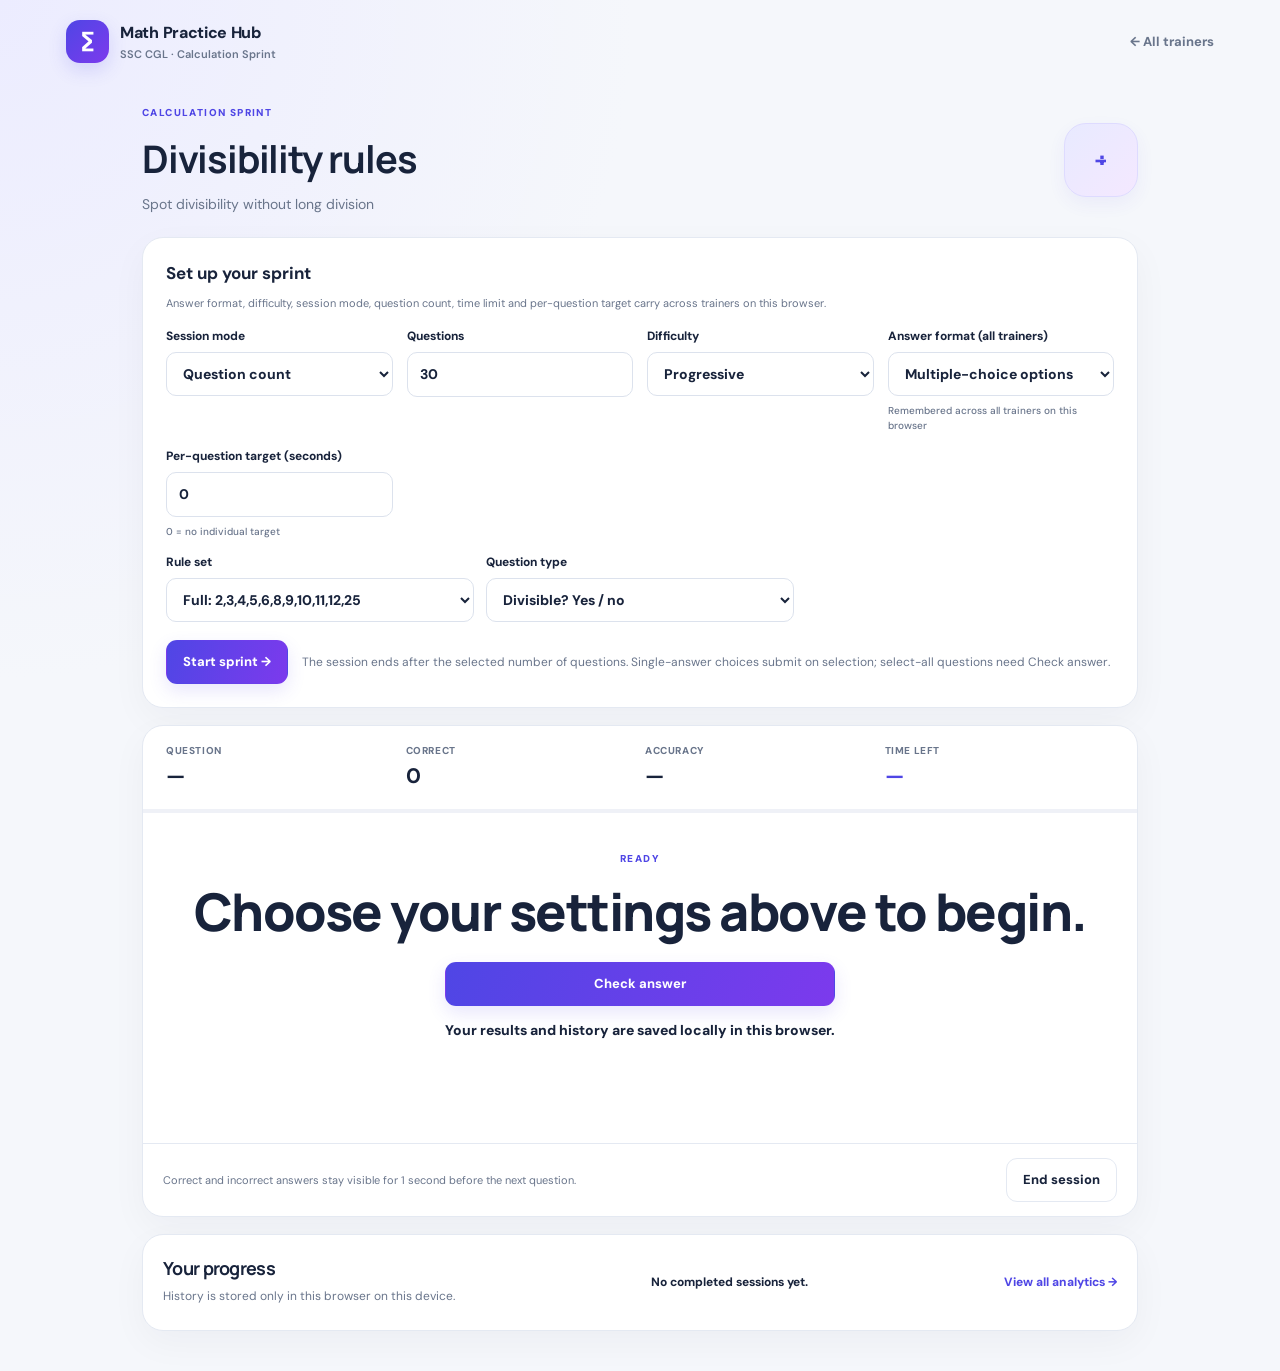
<file: trainers/divisibility-rules/index.html>
<!doctype html>
<html lang="en">
<head>
  <meta charset="utf-8">
  <meta name="viewport" content="width=device-width, initial-scale=1">
  <meta name="theme-color" content="#4f46e5">
<link rel="icon" type="image/svg+xml" href="../../assets/favicon.svg">
<link rel="icon" type="image/png" sizes="32x32" href="../../assets/favicon-32.png">
<link rel="shortcut icon" href="../../assets/favicon.ico">
<link rel="apple-touch-icon" sizes="180x180" href="../../assets/favicon-180.png">
  <title>Divisibility rules · Math Practice Hub</title>
  <link rel="stylesheet" href="../../assets/css/site.css">
  <link rel="stylesheet" href="style.css">
</head>
<body data-trainer="divisibility">
  <header class="site-header">
    <a class="brand" href="../../index.html"><span class="brand-mark">∑</span><span>Math Practice Hub<small>SSC CGL · Calculation Sprint</small></span></a>
    <a class="back-link" href="../../index.html">← All trainers</a>
  </header>
  <main class="trainer-page">
    <section class="trainer-heading">
      <div><p class="eyebrow">CALCULATION SPRINT</p><h1>Divisibility rules</h1><p class="muted">Spot divisibility without long division</p></div>
      <span class="trainer-icon">÷</span>
    </section>
    <section class="panel setup-panel">
      <h2>Set up your sprint</h2>
      <p class="muted tiny shared-settings-note">Answer format, difficulty, session mode, question count, time limit and per-question target carry across trainers on this browser.</p>
      <div class="setup-grid">
        <label>Session mode<select id="sessionMode"><option value="count">Question count</option><option value="timed">Timed sprint</option><option value="all">All possibilities once</option></select></label>
        <label id="countWrap">Questions<input id="questionCount" type="number" min="1" max="10000" value="30"></label>
        <label id="durationWrap" class="hidden">Time limit (minutes)<input id="duration" type="number" min="0.25" max="180" step="0.25" value="2"></label>
        <label>Difficulty<select id="difficulty"><option value="progressive">Progressive</option><option value="easy">Easy</option><option value="medium">Medium</option><option value="hard">Hard</option><option value="mixed">Mixed</option></select></label>
        <label>Answer format (all trainers)<select id="answerMode"><option value="input">Type answer</option><option value="options">Multiple-choice options</option></select><small>Remembered across all trainers on this browser</small></label>
        <label>Per-question target (seconds)<input id="perQuestion" type="number" min="0" max="300" value="0"><small>0 = no individual target</small></label>
        <div class="trainer-options" id="trainerOptions"></div>
      </div>
      <div class="setup-actions"><button class="btn primary" id="startBtn">Start sprint →</button><p class="muted small" id="setupHint">Choose your settings, then start.</p></div>
    </section>
    <section class="panel practice-panel" id="practicePanel">
      <div class="stats-row">
        <div><small>QUESTION</small><strong id="questionStat">—</strong></div>
        <div><small>CORRECT</small><strong id="correctStat">0</strong></div>
        <div><small>ACCURACY</small><strong id="accuracyStat">—</strong></div>
        <div class="timer-stat"><small>TIME LEFT</small><strong id="timerStat">—</strong></div>
      </div>
      <div class="progress-track"><div id="progressBar"></div></div>
      <div class="question-area" id="questionArea">
        <p class="eyebrow" id="questionCategory">READY</p>
        <div class="question-text" id="questionText">Choose your settings above to begin.</div>
        <p class="question-hint" id="questionHint"></p>
        <form id="answerForm" autocomplete="off">
          <div id="answerControl"></div>
          <button class="btn primary answer-submit" id="submitBtn" type="submit">Check answer</button>
        </form>
        <p id="feedback" class="feedback" aria-live="polite">Your results and history are saved locally in this browser.</p>
        <p class="muted tiny" id="targetHint"></p>
      </div>
      <div class="results-area hidden" id="resultsArea">
        <div class="results-head"><div><p class="eyebrow">SPRINT COMPLETE</p><h2 id="resultsTitle">Your results</h2><p class="muted" id="resultsSummary"></p></div><button class="btn secondary" id="retryWrongBtn">Retry missed</button></div>
        <div class="results-metrics" id="resultsMetrics"></div>
        <div class="analysis-insight" id="analysisInsight"></div>
        <div class="table-scroll"><table class="review-table"><thead><tr><th>#</th><th>Question</th><th>Your answer</th><th>Correct answer</th><th>Result</th><th>Time</th></tr></thead><tbody id="reviewBody"></tbody></table></div>
        <div class="results-actions"><button class="btn primary" id="restartBtn">New sprint</button><a class="btn secondary" href="../../index.html">Back to trainer hub</a></div>
      </div>
      <div class="practice-footer"><span class="muted tiny" id="sessionNote">Correct and incorrect answers stay visible for 1 second before the next question.</span><button class="btn secondary" id="endBtn" disabled>End session</button></div>
    </section>
    <section class="panel mini-history"><div><h2>Your progress</h2><p class="muted small">History is stored only in this browser on this device.</p></div><div id="trainerHistory" class="history-summary"></div><a href="../../index.html#analytics" class="text-link">View all analytics →</a></section>
  </main>
  <script src="../../shared/question-utils.js"></script>
  <script src="../../shared/session-engine.js"></script>
  <script src="script.js"></script>
</body>
</html>
</file>
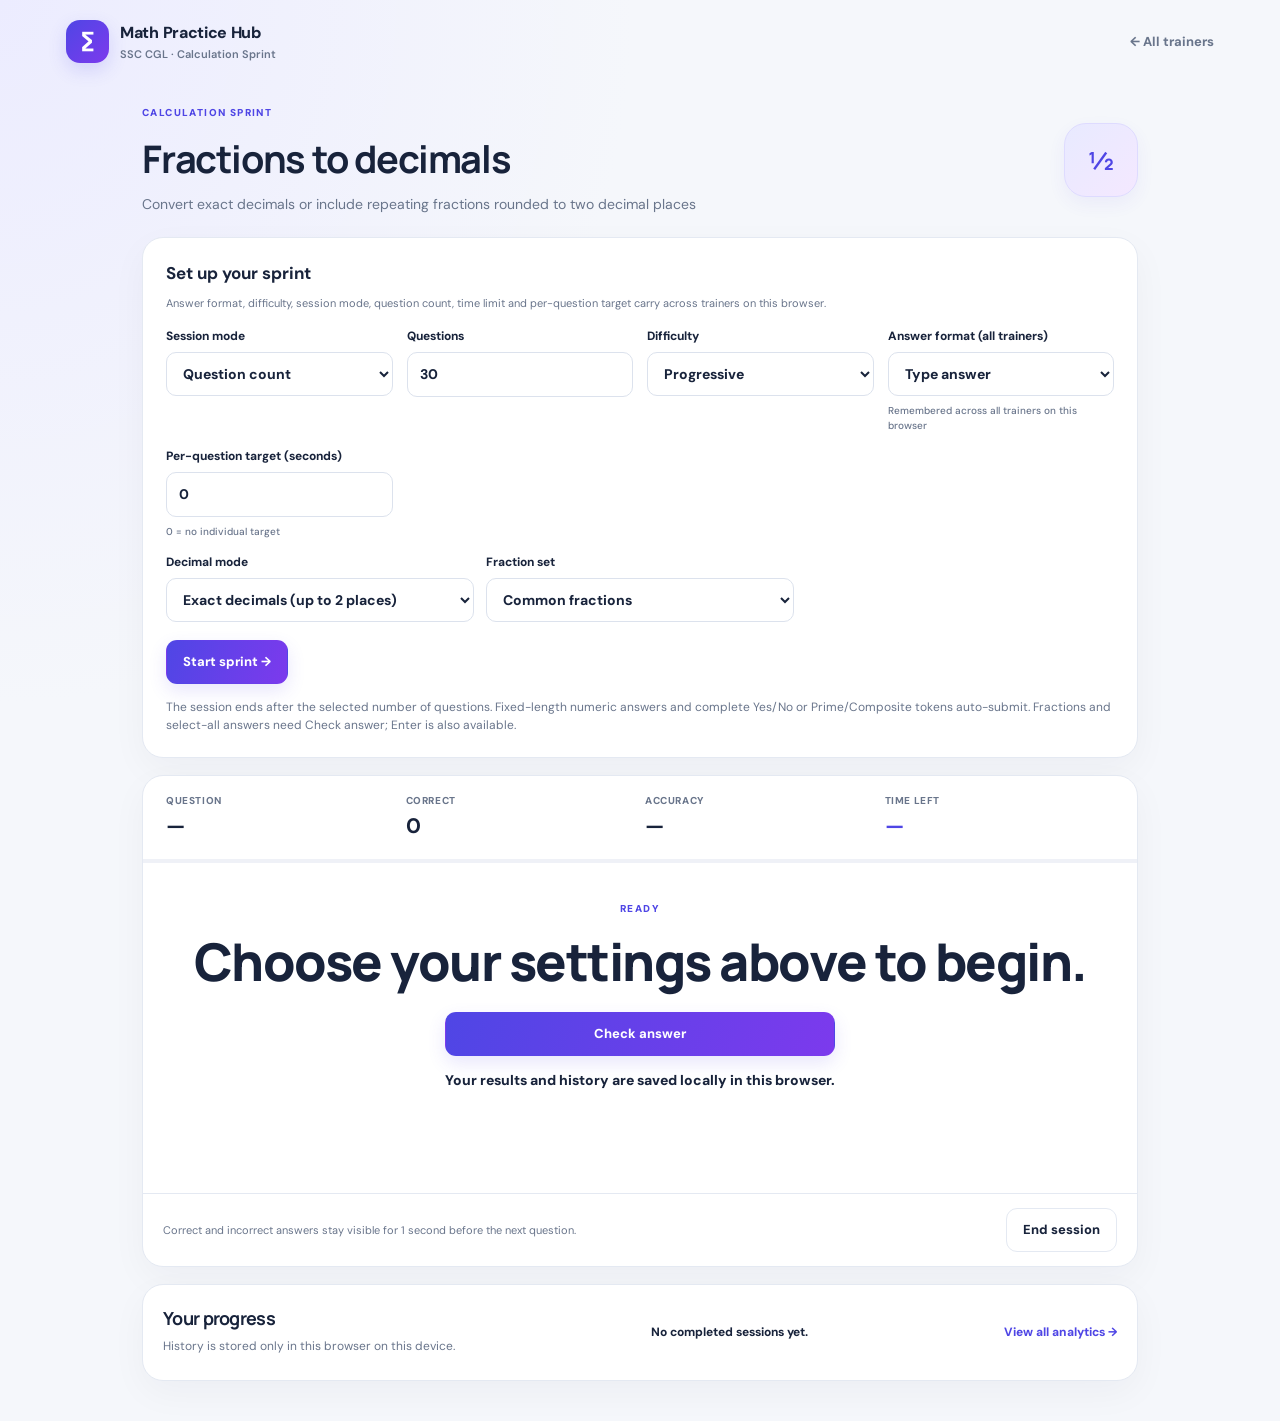
<file: trainers/fractions-decimals/index.html>
<!doctype html>
<html lang="en">
<head>
  <meta charset="utf-8">
  <meta name="viewport" content="width=device-width, initial-scale=1">
  <meta name="theme-color" content="#4f46e5">
<link rel="icon" type="image/svg+xml" href="../../assets/favicon.svg">
<link rel="icon" type="image/png" sizes="32x32" href="../../assets/favicon-32.png">
<link rel="shortcut icon" href="../../assets/favicon.ico">
<link rel="apple-touch-icon" sizes="180x180" href="../../assets/favicon-180.png">
  <title>Fractions to decimals · Math Practice Hub</title>
  <link rel="stylesheet" href="../../assets/css/site.css">
  <link rel="stylesheet" href="style.css">
</head>
<body data-trainer="fracdec">
  <header class="site-header">
    <a class="brand" href="../../index.html"><span class="brand-mark">∑</span><span>Math Practice Hub<small>SSC CGL · Calculation Sprint</small></span></a>
    <a class="back-link" href="../../index.html">← All trainers</a>
  </header>
  <main class="trainer-page">
    <section class="trainer-heading">
      <div><p class="eyebrow">CALCULATION SPRINT</p><h1>Fractions to decimals</h1><p class="muted">Convert exact decimals or include repeating fractions rounded to two decimal places</p></div>
      <span class="trainer-icon">½</span>
    </section>
    <section class="panel setup-panel">
      <h2>Set up your sprint</h2>
      <p class="muted tiny shared-settings-note">Answer format, difficulty, session mode, question count, time limit and per-question target carry across trainers on this browser.</p>
      <div class="setup-grid">
        <label>Session mode<select id="sessionMode"><option value="count">Question count</option><option value="timed">Timed sprint</option><option value="all">All possibilities once</option></select></label>
        <label id="countWrap">Questions<input id="questionCount" type="number" min="1" max="10000" value="30"></label>
        <label id="durationWrap" class="hidden">Time limit (minutes)<input id="duration" type="number" min="0.25" max="180" step="0.25" value="2"></label>
        <label>Difficulty<select id="difficulty"><option value="progressive">Progressive</option><option value="easy">Easy</option><option value="medium">Medium</option><option value="hard">Hard</option><option value="mixed">Mixed</option></select></label>
        <label>Answer format (all trainers)<select id="answerMode"><option value="input">Type answer</option><option value="options">Multiple-choice options</option></select><small>Remembered across all trainers on this browser</small></label>
        <label>Per-question target (seconds)<input id="perQuestion" type="number" min="0" max="300" value="0"><small>0 = no individual target</small></label>
        <div class="trainer-options" id="trainerOptions"></div>
      </div>
      <div class="setup-actions"><button class="btn primary" id="startBtn">Start sprint →</button><p class="muted small" id="setupHint">Choose your settings, then start.</p></div>
    </section>
    <section class="panel practice-panel" id="practicePanel">
      <div class="stats-row">
        <div><small>QUESTION</small><strong id="questionStat">—</strong></div>
        <div><small>CORRECT</small><strong id="correctStat">0</strong></div>
        <div><small>ACCURACY</small><strong id="accuracyStat">—</strong></div>
        <div class="timer-stat"><small>TIME LEFT</small><strong id="timerStat">—</strong></div>
      </div>
      <div class="progress-track"><div id="progressBar"></div></div>
      <div class="question-area" id="questionArea">
        <p class="eyebrow" id="questionCategory">READY</p>
        <div class="question-text" id="questionText">Choose your settings above to begin.</div>
        <p class="question-hint" id="questionHint"></p>
        <form id="answerForm" autocomplete="off">
          <div id="answerControl"></div>
          <button class="btn primary answer-submit" id="submitBtn" type="submit">Check answer</button>
        </form>
        <p id="feedback" class="feedback" aria-live="polite">Your results and history are saved locally in this browser.</p>
        <p class="muted tiny" id="targetHint"></p>
      </div>
      <div class="results-area hidden" id="resultsArea">
        <div class="results-head"><div><p class="eyebrow">SPRINT COMPLETE</p><h2 id="resultsTitle">Your results</h2><p class="muted" id="resultsSummary"></p></div><button class="btn secondary" id="retryWrongBtn">Retry missed</button></div>
        <div class="results-metrics" id="resultsMetrics"></div>
        <div class="analysis-insight" id="analysisInsight"></div>
        <div class="table-scroll"><table class="review-table"><thead><tr><th>#</th><th>Question</th><th>Your answer</th><th>Correct answer</th><th>Result</th><th>Time</th></tr></thead><tbody id="reviewBody"></tbody></table></div>
        <div class="results-actions"><button class="btn primary" id="restartBtn">New sprint</button><a class="btn secondary" href="../../index.html">Back to trainer hub</a></div>
      </div>
      <div class="practice-footer"><span class="muted tiny" id="sessionNote">Correct and incorrect answers stay visible for 1 second before the next question.</span><button class="btn secondary" id="endBtn" disabled>End session</button></div>
    </section>
    <section class="panel mini-history"><div><h2>Your progress</h2><p class="muted small">History is stored only in this browser on this device.</p></div><div id="trainerHistory" class="history-summary"></div><a href="../../index.html#analytics" class="text-link">View all analytics →</a></section>
  </main>
  <script src="../../shared/question-utils.js"></script>
  <script src="../../shared/session-engine.js"></script>
  <script src="script.js"></script>
</body>
</html>
</file>
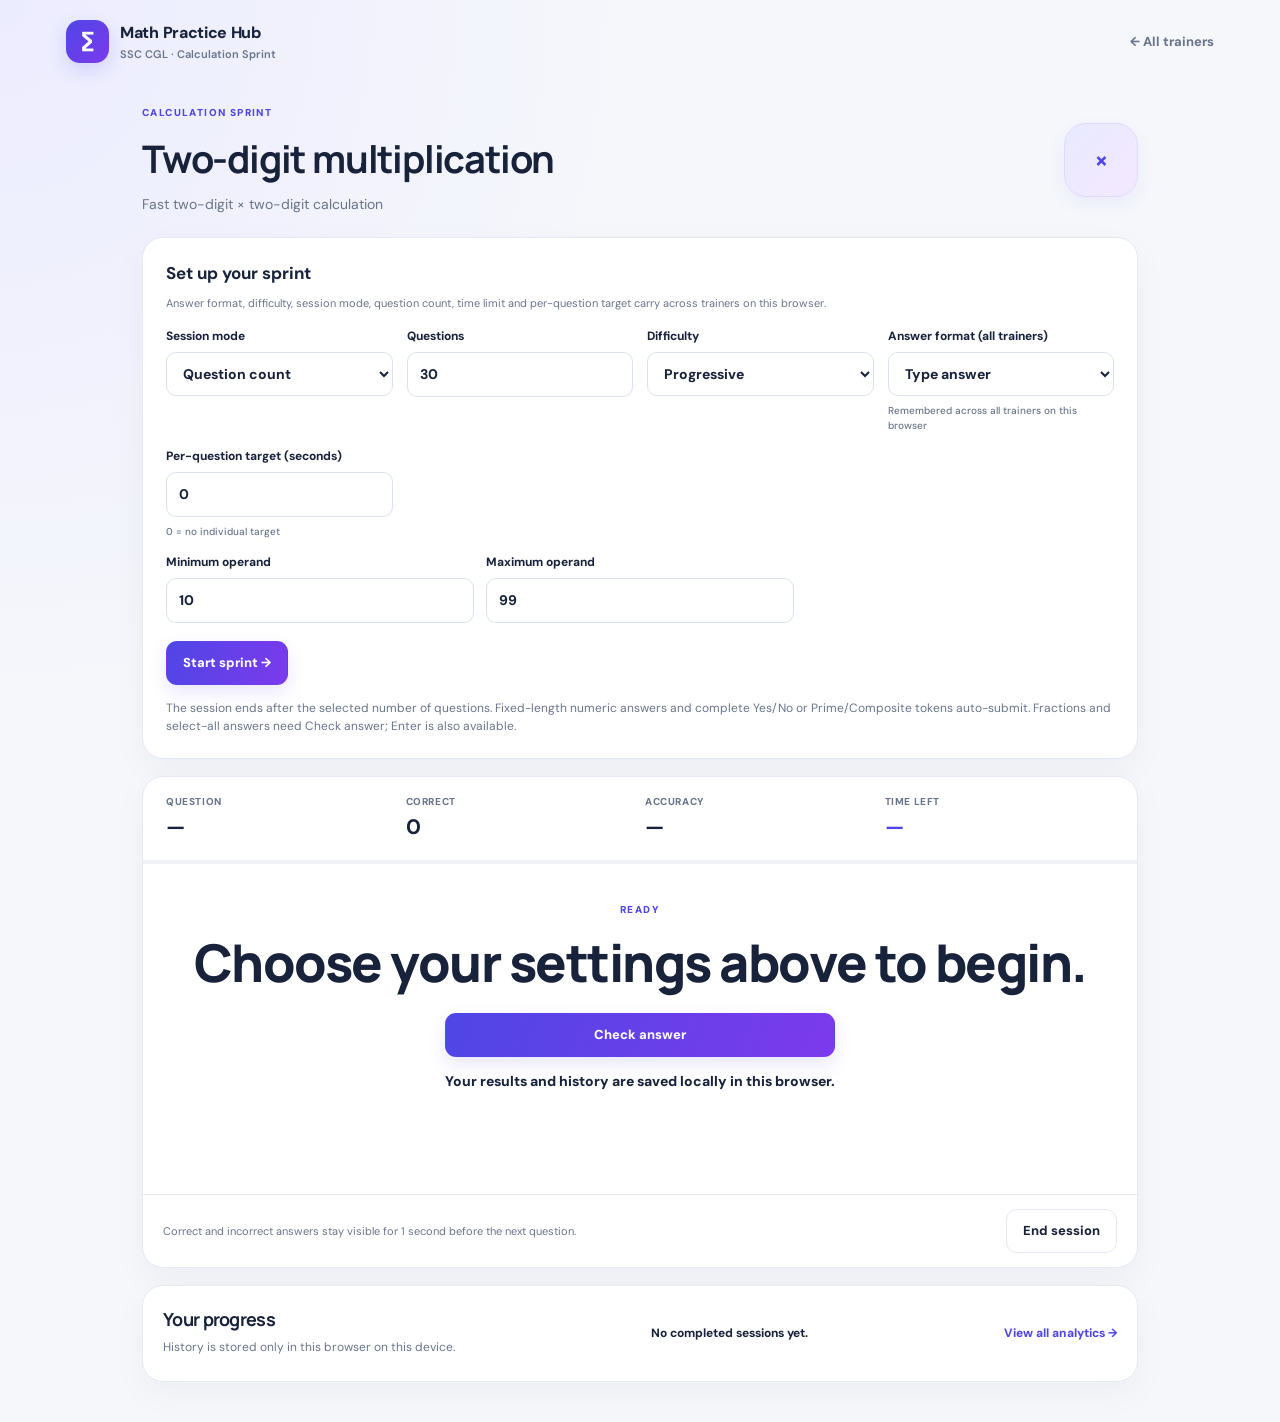
<file: trainers/multiplication-2-digit/index.html>
<!doctype html>
<html lang="en">
<head>
  <meta charset="utf-8">
  <meta name="viewport" content="width=device-width, initial-scale=1">
  <meta name="theme-color" content="#4f46e5">
<link rel="icon" type="image/svg+xml" href="../../assets/favicon.svg">
<link rel="icon" type="image/png" sizes="32x32" href="../../assets/favicon-32.png">
<link rel="shortcut icon" href="../../assets/favicon.ico">
<link rel="apple-touch-icon" sizes="180x180" href="../../assets/favicon-180.png">
  <title>Two-digit multiplication · Math Practice Hub</title>
  <link rel="stylesheet" href="../../assets/css/site.css">
  <link rel="stylesheet" href="style.css">
</head>
<body data-trainer="multiply2">
  <header class="site-header">
    <a class="brand" href="../../index.html"><span class="brand-mark">∑</span><span>Math Practice Hub<small>SSC CGL · Calculation Sprint</small></span></a>
    <a class="back-link" href="../../index.html">← All trainers</a>
  </header>
  <main class="trainer-page">
    <section class="trainer-heading">
      <div><p class="eyebrow">CALCULATION SPRINT</p><h1>Two-digit multiplication</h1><p class="muted">Fast two-digit × two-digit calculation</p></div>
      <span class="trainer-icon">×</span>
    </section>
    <section class="panel setup-panel">
      <h2>Set up your sprint</h2>
      <p class="muted tiny shared-settings-note">Answer format, difficulty, session mode, question count, time limit and per-question target carry across trainers on this browser.</p>
      <div class="setup-grid">
        <label>Session mode<select id="sessionMode"><option value="count">Question count</option><option value="timed">Timed sprint</option><option value="all">All possibilities once</option></select></label>
        <label id="countWrap">Questions<input id="questionCount" type="number" min="1" max="10000" value="30"></label>
        <label id="durationWrap" class="hidden">Time limit (minutes)<input id="duration" type="number" min="0.25" max="180" step="0.25" value="2"></label>
        <label>Difficulty<select id="difficulty"><option value="progressive">Progressive</option><option value="easy">Easy</option><option value="medium">Medium</option><option value="hard">Hard</option><option value="mixed">Mixed</option></select></label>
        <label>Answer format (all trainers)<select id="answerMode"><option value="input">Type answer</option><option value="options">Multiple-choice options</option></select><small>Remembered across all trainers on this browser</small></label>
        <label>Per-question target (seconds)<input id="perQuestion" type="number" min="0" max="300" value="0"><small>0 = no individual target</small></label>
        <div class="trainer-options" id="trainerOptions"></div>
      </div>
      <div class="setup-actions"><button class="btn primary" id="startBtn">Start sprint →</button><p class="muted small" id="setupHint">Choose your settings, then start.</p></div>
    </section>
    <section class="panel practice-panel" id="practicePanel">
      <div class="stats-row">
        <div><small>QUESTION</small><strong id="questionStat">—</strong></div>
        <div><small>CORRECT</small><strong id="correctStat">0</strong></div>
        <div><small>ACCURACY</small><strong id="accuracyStat">—</strong></div>
        <div class="timer-stat"><small>TIME LEFT</small><strong id="timerStat">—</strong></div>
      </div>
      <div class="progress-track"><div id="progressBar"></div></div>
      <div class="question-area" id="questionArea">
        <p class="eyebrow" id="questionCategory">READY</p>
        <div class="question-text" id="questionText">Choose your settings above to begin.</div>
        <p class="question-hint" id="questionHint"></p>
        <form id="answerForm" autocomplete="off">
          <div id="answerControl"></div>
          <button class="btn primary answer-submit" id="submitBtn" type="submit">Check answer</button>
        </form>
        <p id="feedback" class="feedback" aria-live="polite">Your results and history are saved locally in this browser.</p>
        <p class="muted tiny" id="targetHint"></p>
      </div>
      <div class="results-area hidden" id="resultsArea">
        <div class="results-head"><div><p class="eyebrow">SPRINT COMPLETE</p><h2 id="resultsTitle">Your results</h2><p class="muted" id="resultsSummary"></p></div><button class="btn secondary" id="retryWrongBtn">Retry missed</button></div>
        <div class="results-metrics" id="resultsMetrics"></div>
        <div class="analysis-insight" id="analysisInsight"></div>
        <div class="table-scroll"><table class="review-table"><thead><tr><th>#</th><th>Question</th><th>Your answer</th><th>Correct answer</th><th>Result</th><th>Time</th></tr></thead><tbody id="reviewBody"></tbody></table></div>
        <div class="results-actions"><button class="btn primary" id="restartBtn">New sprint</button><a class="btn secondary" href="../../index.html">Back to trainer hub</a></div>
      </div>
      <div class="practice-footer"><span class="muted tiny" id="sessionNote">Correct and incorrect answers stay visible for 1 second before the next question.</span><button class="btn secondary" id="endBtn" disabled>End session</button></div>
    </section>
    <section class="panel mini-history"><div><h2>Your progress</h2><p class="muted small">History is stored only in this browser on this device.</p></div><div id="trainerHistory" class="history-summary"></div><a href="../../index.html#analytics" class="text-link">View all analytics →</a></section>
  </main>
  <script src="../../shared/question-utils.js"></script>
  <script src="../../shared/session-engine.js"></script>
  <script src="script.js"></script>
</body>
</html>
</file>
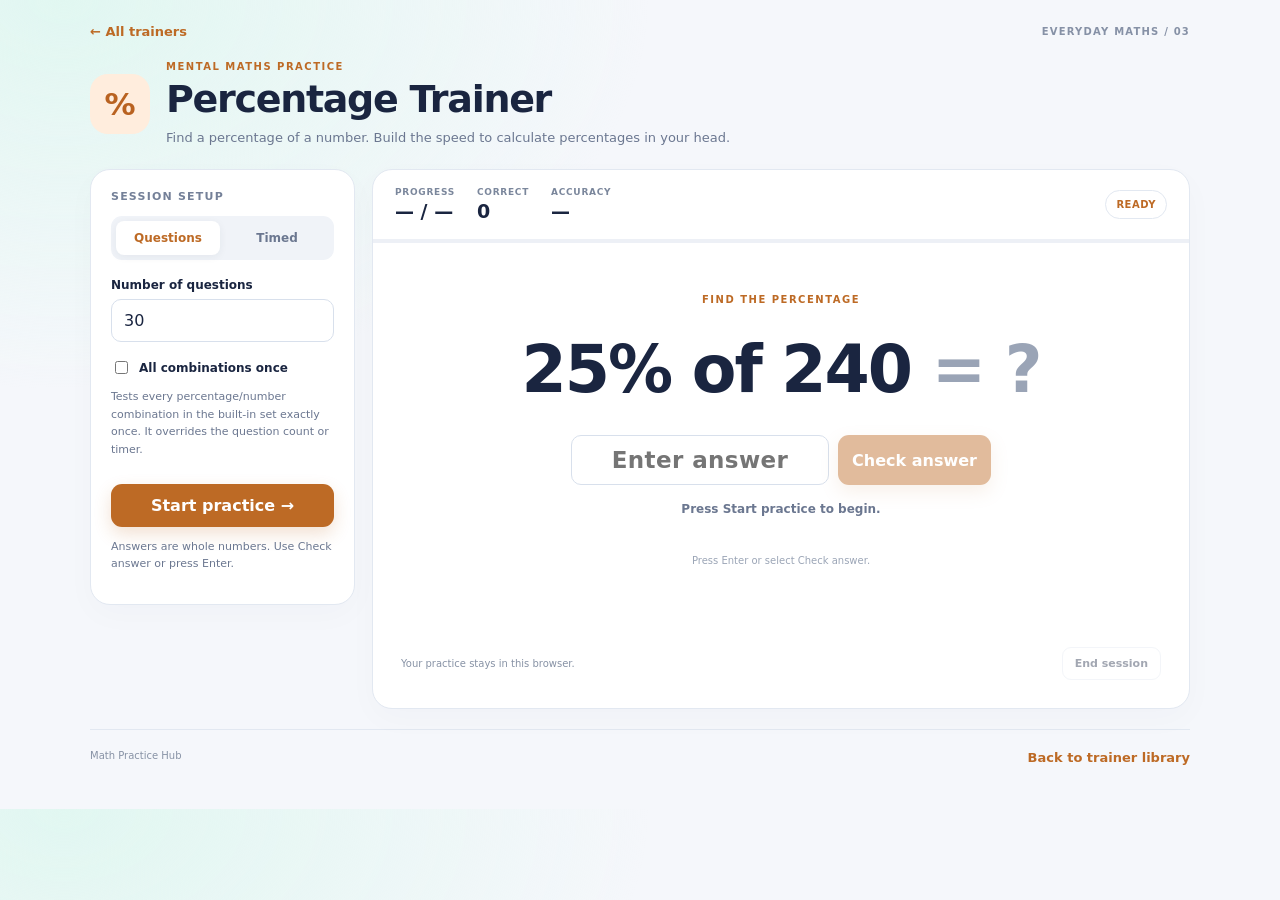
<file: trainers/percentage-trainer/index.html>
<!doctype html>
<html lang="en">
<head><meta charset="utf-8"><meta name="viewport" content="width=device-width, initial-scale=1"><meta name="description" content="Practise calculating percentages of numbers."><title>Percentage Trainer — Math Practice Hub</title><link rel="stylesheet" href="style.css"><script src="script.js" defer></script></head>
<body>
  <nav class="site-nav"><a href="../../index.html">← All trainers</a><span>EVERYDAY MATHS / 03</span></nav>
  <header class="page-heading"><div class="brand-icon orange">%</div><div><p class="eyebrow">MENTAL MATHS PRACTICE</p><h1>Percentage Trainer</h1><p class="intro">Find a percentage of a number. Build the speed to calculate percentages in your head.</p></div></header>
  <main class="layout">
    <aside class="panel settings">
      <p class="section-label">SESSION SETUP</p>
      <div class="seg" role="group" aria-label="Session mode"><button type="button" class="active" data-mode="count">Questions</button><button type="button" data-mode="timed">Timed</button></div>
      <div class="field" id="countField"><label for="count">Number of questions</label><input id="count" type="number" min="1" max="10000" value="30"></div>
      <div class="field hidden" id="timeField"><label for="minutes">Time limit (minutes)</label><input id="minutes" type="number" min="1" max="180" value="5"></div>
      <label class="checkline"><input id="allMode" type="checkbox"> All combinations once</label>
      <p class="hint">Tests every percentage/number combination in the built-in set exactly once. It overrides the question count or timer.</p>
      <button id="startBtn" class="primary" type="button">Start practice →</button>
      <p class="hint">Answers are whole numbers. Use Check answer or press Enter.</p>
    </aside>
    <section class="panel practice">
      <div class="practice-top"><div class="stats"><div class="stat"><small>PROGRESS</small><strong id="progressStat">— / —</strong></div><div class="stat"><small>CORRECT</small><strong id="correctStat">0</strong></div><div class="stat"><small>ACCURACY</small><strong id="accuracyStat">—</strong></div></div><span class="timer-pill" id="timerPill">READY</span></div>
      <div class="progress-track"><div id="progressBar" class="progress-bar"></div></div>
      <div class="stage">
        <div id="quiz" class="quiz"><p id="modeLabel" class="eyebrow">FIND THE PERCENTAGE</p><div id="question" class="question">25% of 240 <span>= ?</span></div><form id="answerForm" class="answer-form"><label class="sr-only" for="answer">Your answer</label><input id="answer" type="text" inputmode="numeric" autocomplete="off" placeholder="Enter answer" disabled><button id="submitBtn" class="primary" type="submit" disabled>Check answer</button></form><div id="feedback" class="feedback neutral" aria-live="polite">Press Start practice to begin.</div><p class="helper">Press Enter or select Check answer.</p></div>
        <div id="done" class="done hidden"><div class="done-hero"><div class="done-icon">✓</div><p class="eyebrow">SESSION SUMMARY</p><h2 id="doneTitle">Practice complete</h2><p id="doneText"></p><div class="summary" id="reviewSummary"></div><button class="primary replay" id="againBtn" type="button">Practise again ↻</button></div><div class="review"><h3>Question-by-question analysis</h3><p class="hint">Review your response and the correct answer for every question.</p><div class="table-scroll"><table><thead><tr><th>#</th><th>Question</th><th>Your answer</th><th>Correct answer</th><th>Result</th></tr></thead><tbody id="resultsBody"></tbody></table></div></div></div>
        <div class="stage-footer"><span id="sessionNote">Your practice stays in this browser.</span><button id="stopBtn" class="secondary" type="button" disabled>End session</button></div>
      </div>
    </section>
  </main>
  <footer class="footer"><span>Math Practice Hub</span><a href="../../index.html">Back to trainer library</a></footer>
</body>
</html>
</file>
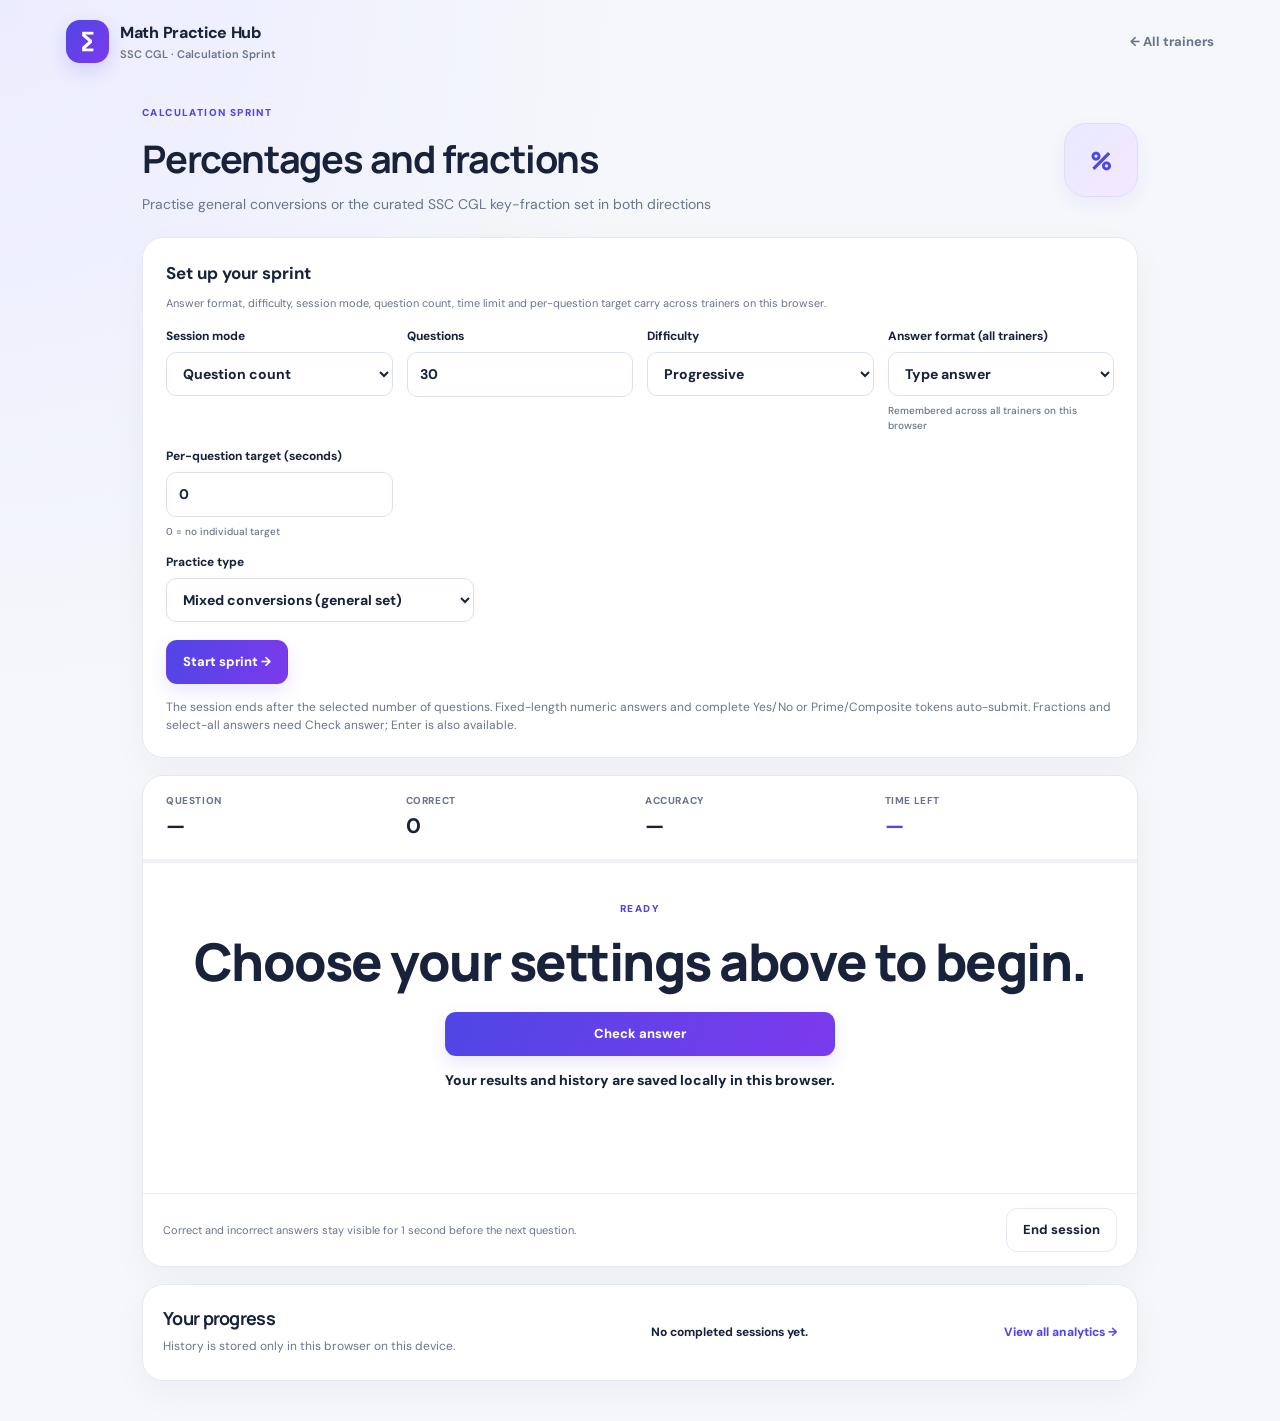
<file: trainers/percentages-fractions/index.html>
<!doctype html>
<html lang="en">
<head>
  <meta charset="utf-8">
  <meta name="viewport" content="width=device-width, initial-scale=1">
  <meta name="theme-color" content="#4f46e5">
<link rel="icon" type="image/svg+xml" href="../../assets/favicon.svg">
<link rel="icon" type="image/png" sizes="32x32" href="../../assets/favicon-32.png">
<link rel="shortcut icon" href="../../assets/favicon.ico">
<link rel="apple-touch-icon" sizes="180x180" href="../../assets/favicon-180.png">
  <title>Percentages and fractions · Math Practice Hub</title>
  <link rel="stylesheet" href="../../assets/css/site.css">
  <link rel="stylesheet" href="style.css">
</head>
<body data-trainer="percent">
  <header class="site-header">
    <a class="brand" href="../../index.html"><span class="brand-mark">∑</span><span>Math Practice Hub<small>SSC CGL · Calculation Sprint</small></span></a>
    <a class="back-link" href="../../index.html">← All trainers</a>
  </header>
  <main class="trainer-page">
    <section class="trainer-heading">
      <div><p class="eyebrow">CALCULATION SPRINT</p><h1>Percentages and fractions</h1><p class="muted">Practise general conversions or the curated SSC CGL key-fraction set in both directions</p></div>
      <span class="trainer-icon">%</span>
    </section>
    <section class="panel setup-panel">
      <h2>Set up your sprint</h2>
      <p class="muted tiny shared-settings-note">Answer format, difficulty, session mode, question count, time limit and per-question target carry across trainers on this browser.</p>
      <div class="setup-grid">
        <label>Session mode<select id="sessionMode"><option value="count">Question count</option><option value="timed">Timed sprint</option><option value="all">All possibilities once</option></select></label>
        <label id="countWrap">Questions<input id="questionCount" type="number" min="1" max="10000" value="30"></label>
        <label id="durationWrap" class="hidden">Time limit (minutes)<input id="duration" type="number" min="0.25" max="180" step="0.25" value="2"></label>
        <label>Difficulty<select id="difficulty"><option value="progressive">Progressive</option><option value="easy">Easy</option><option value="medium">Medium</option><option value="hard">Hard</option><option value="mixed">Mixed</option></select></label>
        <label>Answer format (all trainers)<select id="answerMode"><option value="input">Type answer</option><option value="options">Multiple-choice options</option></select><small>Remembered across all trainers on this browser</small></label>
        <label>Per-question target (seconds)<input id="perQuestion" type="number" min="0" max="300" value="0"><small>0 = no individual target</small></label>
        <div class="trainer-options" id="trainerOptions"></div>
      </div>
      <div class="setup-actions"><button class="btn primary" id="startBtn">Start sprint →</button><p class="muted small" id="setupHint">Choose your settings, then start.</p></div>
    </section>
    <section class="panel practice-panel" id="practicePanel">
      <div class="stats-row">
        <div><small>QUESTION</small><strong id="questionStat">—</strong></div>
        <div><small>CORRECT</small><strong id="correctStat">0</strong></div>
        <div><small>ACCURACY</small><strong id="accuracyStat">—</strong></div>
        <div class="timer-stat"><small>TIME LEFT</small><strong id="timerStat">—</strong></div>
      </div>
      <div class="progress-track"><div id="progressBar"></div></div>
      <div class="question-area" id="questionArea">
        <p class="eyebrow" id="questionCategory">READY</p>
        <div class="question-text" id="questionText">Choose your settings above to begin.</div>
        <p class="question-hint" id="questionHint"></p>
        <form id="answerForm" autocomplete="off">
          <div id="answerControl"></div>
          <button class="btn primary answer-submit" id="submitBtn" type="submit">Check answer</button>
        </form>
        <p id="feedback" class="feedback" aria-live="polite">Your results and history are saved locally in this browser.</p>
        <p class="muted tiny" id="targetHint"></p>
      </div>
      <div class="results-area hidden" id="resultsArea">
        <div class="results-head"><div><p class="eyebrow">SPRINT COMPLETE</p><h2 id="resultsTitle">Your results</h2><p class="muted" id="resultsSummary"></p></div><button class="btn secondary" id="retryWrongBtn">Retry missed</button></div>
        <div class="results-metrics" id="resultsMetrics"></div>
        <div class="analysis-insight" id="analysisInsight"></div>
        <div class="table-scroll"><table class="review-table"><thead><tr><th>#</th><th>Question</th><th>Your answer</th><th>Correct answer</th><th>Result</th><th>Time</th></tr></thead><tbody id="reviewBody"></tbody></table></div>
        <div class="results-actions"><button class="btn primary" id="restartBtn">New sprint</button><a class="btn secondary" href="../../index.html">Back to trainer hub</a></div>
      </div>
      <div class="practice-footer"><span class="muted tiny" id="sessionNote">Correct and incorrect answers stay visible for 1 second before the next question.</span><button class="btn secondary" id="endBtn" disabled>End session</button></div>
    </section>
    <section class="panel mini-history"><div><h2>Your progress</h2><p class="muted small">History is stored only in this browser on this device.</p></div><div id="trainerHistory" class="history-summary"></div><a href="../../index.html#analytics" class="text-link">View all analytics →</a></section>
  </main>
  <script src="../../shared/question-utils.js"></script>
  <script src="../../shared/session-engine.js"></script>
  <script src="script.js"></script>
</body>
</html>
</file>
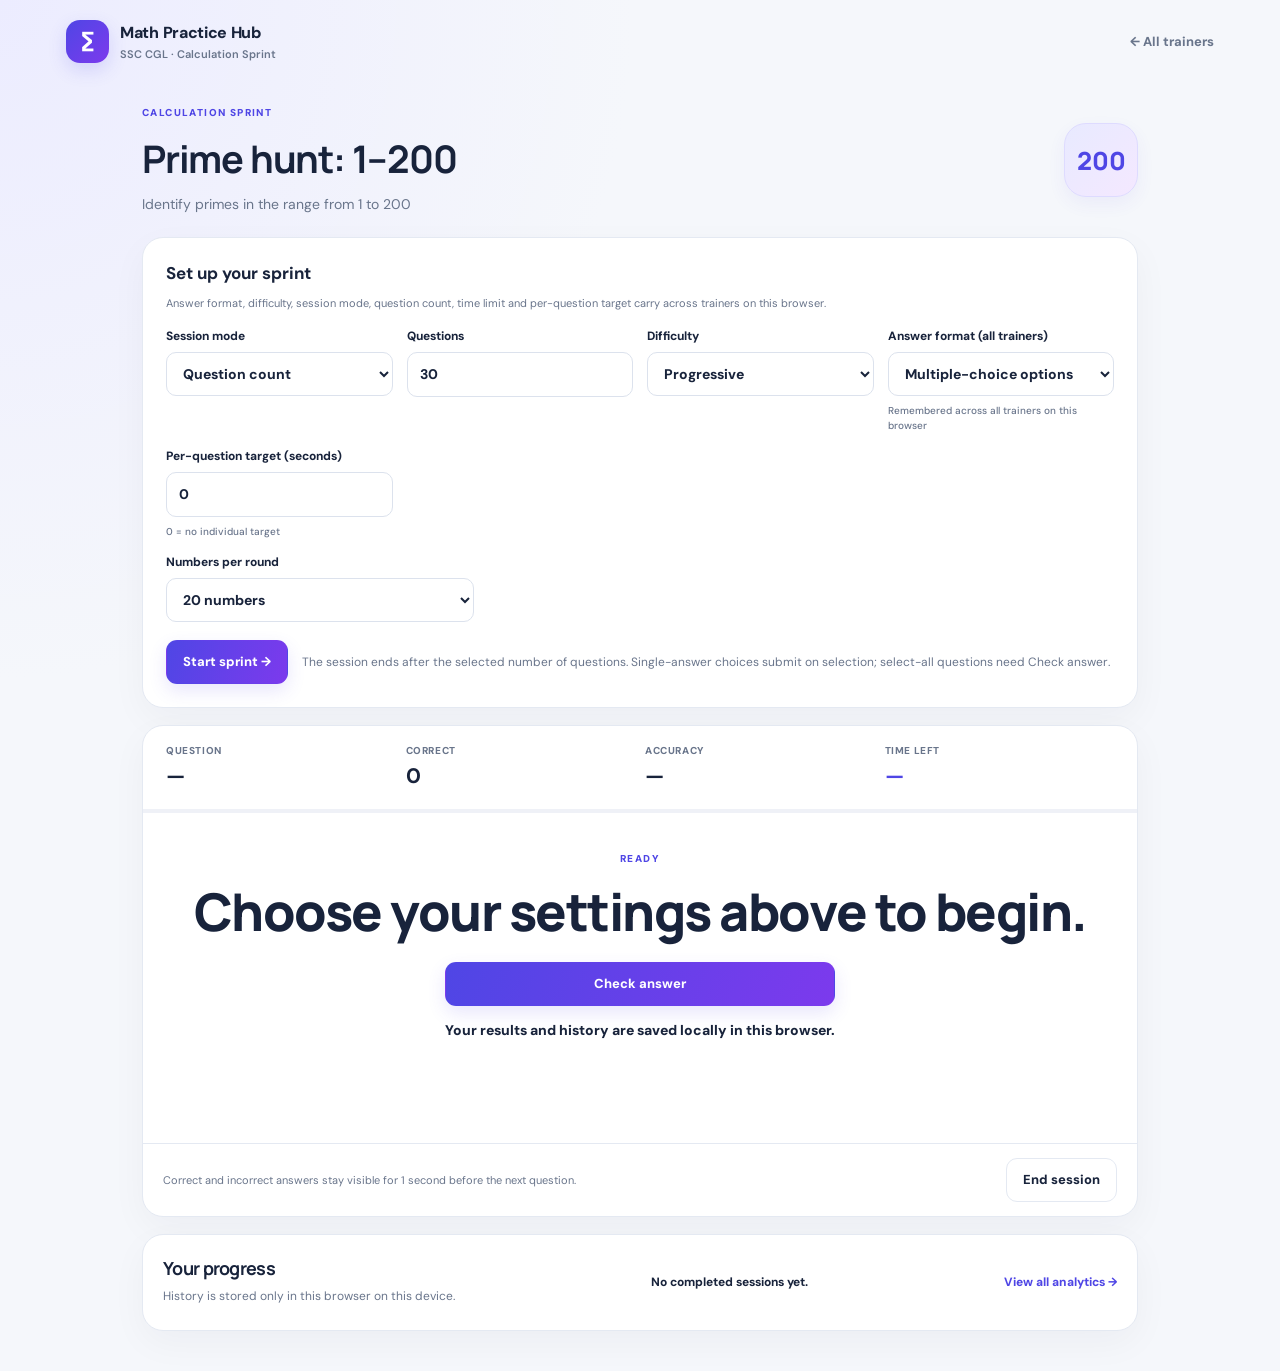
<file: trainers/prime-hunt/index.html>
<!doctype html>
<html lang="en">
<head>
  <meta charset="utf-8">
  <meta name="viewport" content="width=device-width, initial-scale=1">
  <meta name="theme-color" content="#4f46e5">
<link rel="icon" type="image/svg+xml" href="../../assets/favicon.svg">
<link rel="icon" type="image/png" sizes="32x32" href="../../assets/favicon-32.png">
<link rel="shortcut icon" href="../../assets/favicon.ico">
<link rel="apple-touch-icon" sizes="180x180" href="../../assets/favicon-180.png">
  <title>Prime hunt: 1–200 · Math Practice Hub</title>
  <link rel="stylesheet" href="../../assets/css/site.css">
  <link rel="stylesheet" href="style.css">
</head>
<body data-trainer="primehunt">
  <header class="site-header">
    <a class="brand" href="../../index.html"><span class="brand-mark">∑</span><span>Math Practice Hub<small>SSC CGL · Calculation Sprint</small></span></a>
    <a class="back-link" href="../../index.html">← All trainers</a>
  </header>
  <main class="trainer-page">
    <section class="trainer-heading">
      <div><p class="eyebrow">CALCULATION SPRINT</p><h1>Prime hunt: 1–200</h1><p class="muted">Identify primes in the range from 1 to 200</p></div>
      <span class="trainer-icon">200</span>
    </section>
    <section class="panel setup-panel">
      <h2>Set up your sprint</h2>
      <p class="muted tiny shared-settings-note">Answer format, difficulty, session mode, question count, time limit and per-question target carry across trainers on this browser.</p>
      <div class="setup-grid">
        <label>Session mode<select id="sessionMode"><option value="count">Question count</option><option value="timed">Timed sprint</option><option value="all">All possibilities once</option></select></label>
        <label id="countWrap">Questions<input id="questionCount" type="number" min="1" max="10000" value="30"></label>
        <label id="durationWrap" class="hidden">Time limit (minutes)<input id="duration" type="number" min="0.25" max="180" step="0.25" value="2"></label>
        <label>Difficulty<select id="difficulty"><option value="progressive">Progressive</option><option value="easy">Easy</option><option value="medium">Medium</option><option value="hard">Hard</option><option value="mixed">Mixed</option></select></label>
        <label>Answer format (all trainers)<select id="answerMode"><option value="input">Type answer</option><option value="options">Multiple-choice options</option></select><small>Remembered across all trainers on this browser</small></label>
        <label>Per-question target (seconds)<input id="perQuestion" type="number" min="0" max="300" value="0"><small>0 = no individual target</small></label>
        <div class="trainer-options" id="trainerOptions"></div>
      </div>
      <div class="setup-actions"><button class="btn primary" id="startBtn">Start sprint →</button><p class="muted small" id="setupHint">Choose your settings, then start.</p></div>
    </section>
    <section class="panel practice-panel" id="practicePanel">
      <div class="stats-row">
        <div><small>QUESTION</small><strong id="questionStat">—</strong></div>
        <div><small>CORRECT</small><strong id="correctStat">0</strong></div>
        <div><small>ACCURACY</small><strong id="accuracyStat">—</strong></div>
        <div class="timer-stat"><small>TIME LEFT</small><strong id="timerStat">—</strong></div>
      </div>
      <div class="progress-track"><div id="progressBar"></div></div>
      <div class="question-area" id="questionArea">
        <p class="eyebrow" id="questionCategory">READY</p>
        <div class="question-text" id="questionText">Choose your settings above to begin.</div>
        <p class="question-hint" id="questionHint"></p>
        <form id="answerForm" autocomplete="off">
          <div id="answerControl"></div>
          <button class="btn primary answer-submit" id="submitBtn" type="submit">Check answer</button>
        </form>
        <p id="feedback" class="feedback" aria-live="polite">Your results and history are saved locally in this browser.</p>
        <p class="muted tiny" id="targetHint"></p>
      </div>
      <div class="results-area hidden" id="resultsArea">
        <div class="results-head"><div><p class="eyebrow">SPRINT COMPLETE</p><h2 id="resultsTitle">Your results</h2><p class="muted" id="resultsSummary"></p></div><button class="btn secondary" id="retryWrongBtn">Retry missed</button></div>
        <div class="results-metrics" id="resultsMetrics"></div>
        <div class="analysis-insight" id="analysisInsight"></div>
        <div class="table-scroll"><table class="review-table"><thead><tr><th>#</th><th>Question</th><th>Your answer</th><th>Correct answer</th><th>Result</th><th>Time</th></tr></thead><tbody id="reviewBody"></tbody></table></div>
        <div class="results-actions"><button class="btn primary" id="restartBtn">New sprint</button><a class="btn secondary" href="../../index.html">Back to trainer hub</a></div>
      </div>
      <div class="practice-footer"><span class="muted tiny" id="sessionNote">Correct and incorrect answers stay visible for 1 second before the next question.</span><button class="btn secondary" id="endBtn" disabled>End session</button></div>
    </section>
    <section class="panel mini-history"><div><h2>Your progress</h2><p class="muted small">History is stored only in this browser on this device.</p></div><div id="trainerHistory" class="history-summary"></div><a href="../../index.html#analytics" class="text-link">View all analytics →</a></section>
  </main>
  <script src="../../shared/question-utils.js"></script>
  <script src="../../shared/session-engine.js"></script>
  <script src="script.js"></script>
</body>
</html>
</file>
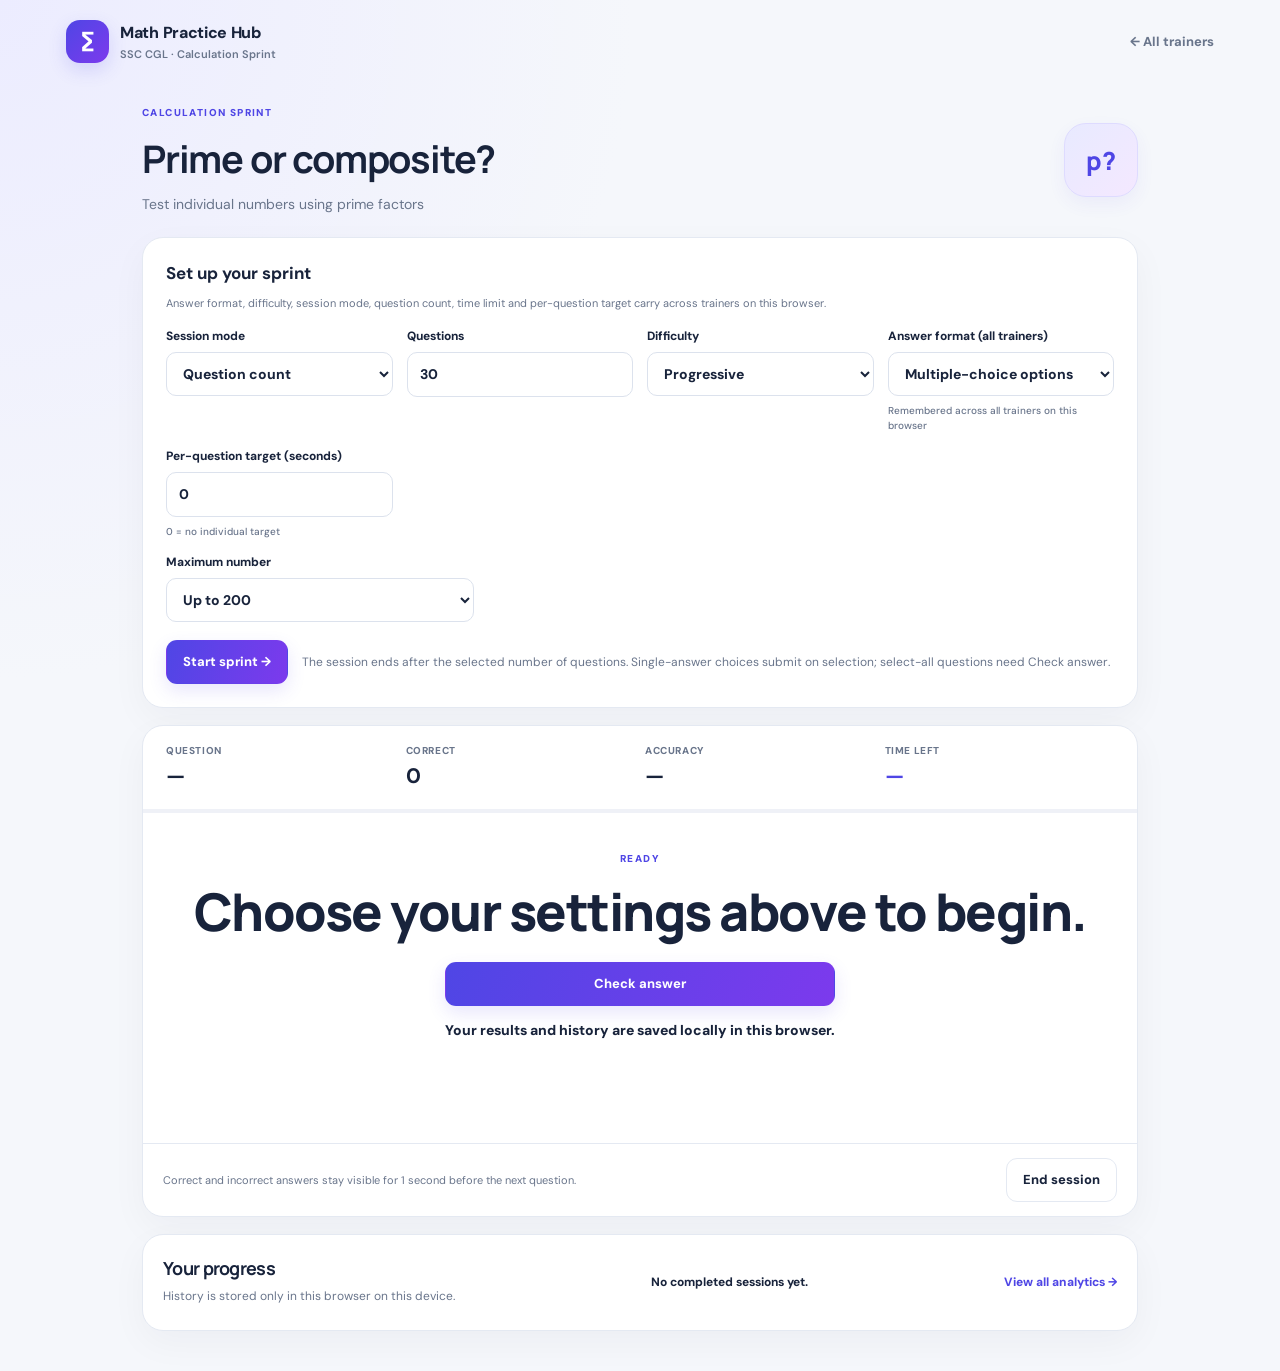
<file: trainers/prime-or-not/index.html>
<!doctype html>
<html lang="en">
<head>
  <meta charset="utf-8">
  <meta name="viewport" content="width=device-width, initial-scale=1">
  <meta name="theme-color" content="#4f46e5">
<link rel="icon" type="image/svg+xml" href="../../assets/favicon.svg">
<link rel="icon" type="image/png" sizes="32x32" href="../../assets/favicon-32.png">
<link rel="shortcut icon" href="../../assets/favicon.ico">
<link rel="apple-touch-icon" sizes="180x180" href="../../assets/favicon-180.png">
  <title>Prime or composite? · Math Practice Hub</title>
  <link rel="stylesheet" href="../../assets/css/site.css">
  <link rel="stylesheet" href="style.css">
</head>
<body data-trainer="primetest">
  <header class="site-header">
    <a class="brand" href="../../index.html"><span class="brand-mark">∑</span><span>Math Practice Hub<small>SSC CGL · Calculation Sprint</small></span></a>
    <a class="back-link" href="../../index.html">← All trainers</a>
  </header>
  <main class="trainer-page">
    <section class="trainer-heading">
      <div><p class="eyebrow">CALCULATION SPRINT</p><h1>Prime or composite?</h1><p class="muted">Test individual numbers using prime factors</p></div>
      <span class="trainer-icon">p?</span>
    </section>
    <section class="panel setup-panel">
      <h2>Set up your sprint</h2>
      <p class="muted tiny shared-settings-note">Answer format, difficulty, session mode, question count, time limit and per-question target carry across trainers on this browser.</p>
      <div class="setup-grid">
        <label>Session mode<select id="sessionMode"><option value="count">Question count</option><option value="timed">Timed sprint</option><option value="all">All possibilities once</option></select></label>
        <label id="countWrap">Questions<input id="questionCount" type="number" min="1" max="10000" value="30"></label>
        <label id="durationWrap" class="hidden">Time limit (minutes)<input id="duration" type="number" min="0.25" max="180" step="0.25" value="2"></label>
        <label>Difficulty<select id="difficulty"><option value="progressive">Progressive</option><option value="easy">Easy</option><option value="medium">Medium</option><option value="hard">Hard</option><option value="mixed">Mixed</option></select></label>
        <label>Answer format (all trainers)<select id="answerMode"><option value="input">Type answer</option><option value="options">Multiple-choice options</option></select><small>Remembered across all trainers on this browser</small></label>
        <label>Per-question target (seconds)<input id="perQuestion" type="number" min="0" max="300" value="0"><small>0 = no individual target</small></label>
        <div class="trainer-options" id="trainerOptions"></div>
      </div>
      <div class="setup-actions"><button class="btn primary" id="startBtn">Start sprint →</button><p class="muted small" id="setupHint">Choose your settings, then start.</p></div>
    </section>
    <section class="panel practice-panel" id="practicePanel">
      <div class="stats-row">
        <div><small>QUESTION</small><strong id="questionStat">—</strong></div>
        <div><small>CORRECT</small><strong id="correctStat">0</strong></div>
        <div><small>ACCURACY</small><strong id="accuracyStat">—</strong></div>
        <div class="timer-stat"><small>TIME LEFT</small><strong id="timerStat">—</strong></div>
      </div>
      <div class="progress-track"><div id="progressBar"></div></div>
      <div class="question-area" id="questionArea">
        <p class="eyebrow" id="questionCategory">READY</p>
        <div class="question-text" id="questionText">Choose your settings above to begin.</div>
        <p class="question-hint" id="questionHint"></p>
        <form id="answerForm" autocomplete="off">
          <div id="answerControl"></div>
          <button class="btn primary answer-submit" id="submitBtn" type="submit">Check answer</button>
        </form>
        <p id="feedback" class="feedback" aria-live="polite">Your results and history are saved locally in this browser.</p>
        <p class="muted tiny" id="targetHint"></p>
      </div>
      <div class="results-area hidden" id="resultsArea">
        <div class="results-head"><div><p class="eyebrow">SPRINT COMPLETE</p><h2 id="resultsTitle">Your results</h2><p class="muted" id="resultsSummary"></p></div><button class="btn secondary" id="retryWrongBtn">Retry missed</button></div>
        <div class="results-metrics" id="resultsMetrics"></div>
        <div class="analysis-insight" id="analysisInsight"></div>
        <div class="table-scroll"><table class="review-table"><thead><tr><th>#</th><th>Question</th><th>Your answer</th><th>Correct answer</th><th>Result</th><th>Time</th></tr></thead><tbody id="reviewBody"></tbody></table></div>
        <div class="results-actions"><button class="btn primary" id="restartBtn">New sprint</button><a class="btn secondary" href="../../index.html">Back to trainer hub</a></div>
      </div>
      <div class="practice-footer"><span class="muted tiny" id="sessionNote">Correct and incorrect answers stay visible for 1 second before the next question.</span><button class="btn secondary" id="endBtn" disabled>End session</button></div>
    </section>
    <section class="panel mini-history"><div><h2>Your progress</h2><p class="muted small">History is stored only in this browser on this device.</p></div><div id="trainerHistory" class="history-summary"></div><a href="../../index.html#analytics" class="text-link">View all analytics →</a></section>
  </main>
  <script src="../../shared/question-utils.js"></script>
  <script src="../../shared/session-engine.js"></script>
  <script src="script.js"></script>
</body>
</html>
</file>
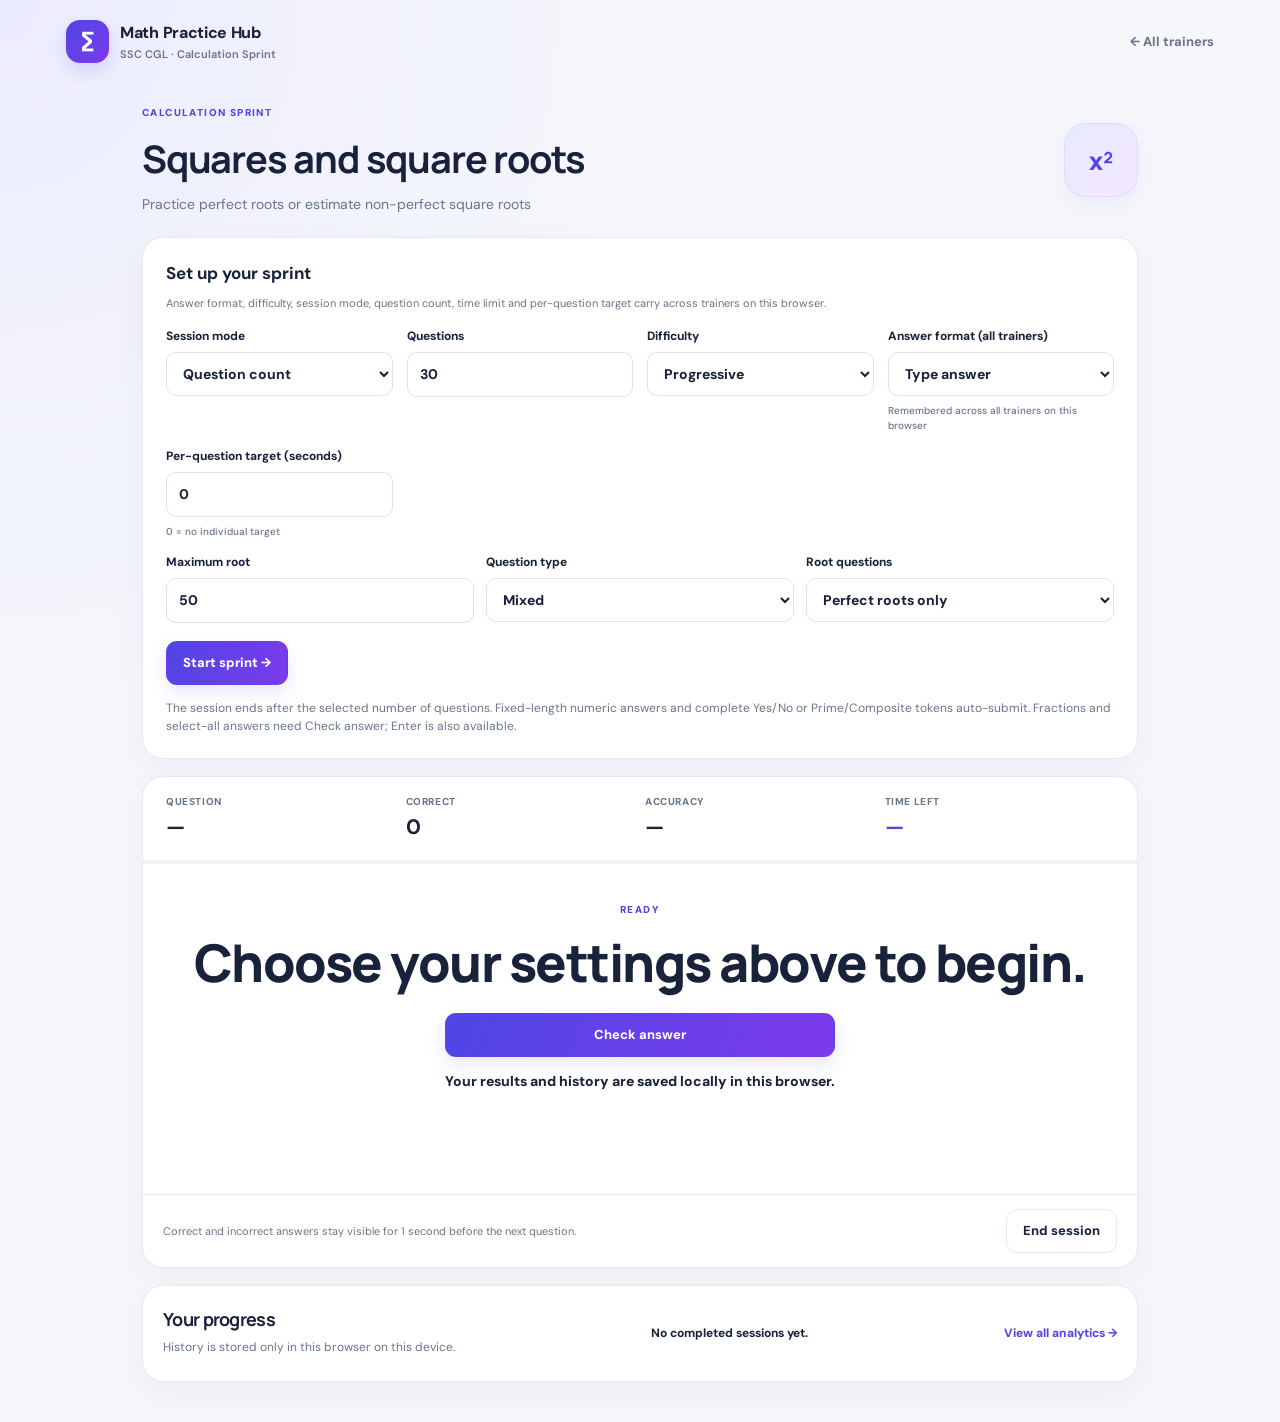
<file: trainers/squares-roots/index.html>
<!doctype html>
<html lang="en">
<head>
  <meta charset="utf-8">
  <meta name="viewport" content="width=device-width, initial-scale=1">
  <meta name="theme-color" content="#4f46e5">
<link rel="icon" type="image/svg+xml" href="../../assets/favicon.svg">
<link rel="icon" type="image/png" sizes="32x32" href="../../assets/favicon-32.png">
<link rel="shortcut icon" href="../../assets/favicon.ico">
<link rel="apple-touch-icon" sizes="180x180" href="../../assets/favicon-180.png">
  <title>Squares and square roots · Math Practice Hub</title>
  <link rel="stylesheet" href="../../assets/css/site.css">
  <link rel="stylesheet" href="style.css">
</head>
<body data-trainer="squares">
  <header class="site-header">
    <a class="brand" href="../../index.html"><span class="brand-mark">∑</span><span>Math Practice Hub<small>SSC CGL · Calculation Sprint</small></span></a>
    <a class="back-link" href="../../index.html">← All trainers</a>
  </header>
  <main class="trainer-page">
    <section class="trainer-heading">
      <div><p class="eyebrow">CALCULATION SPRINT</p><h1>Squares and square roots</h1><p class="muted">Practice perfect roots or estimate non-perfect square roots</p></div>
      <span class="trainer-icon">x²</span>
    </section>
    <section class="panel setup-panel">
      <h2>Set up your sprint</h2>
      <p class="muted tiny shared-settings-note">Answer format, difficulty, session mode, question count, time limit and per-question target carry across trainers on this browser.</p>
      <div class="setup-grid">
        <label>Session mode<select id="sessionMode"><option value="count">Question count</option><option value="timed">Timed sprint</option><option value="all">All possibilities once</option></select></label>
        <label id="countWrap">Questions<input id="questionCount" type="number" min="1" max="10000" value="30"></label>
        <label id="durationWrap" class="hidden">Time limit (minutes)<input id="duration" type="number" min="0.25" max="180" step="0.25" value="2"></label>
        <label>Difficulty<select id="difficulty"><option value="progressive">Progressive</option><option value="easy">Easy</option><option value="medium">Medium</option><option value="hard">Hard</option><option value="mixed">Mixed</option></select></label>
        <label>Answer format (all trainers)<select id="answerMode"><option value="input">Type answer</option><option value="options">Multiple-choice options</option></select><small>Remembered across all trainers on this browser</small></label>
        <label>Per-question target (seconds)<input id="perQuestion" type="number" min="0" max="300" value="0"><small>0 = no individual target</small></label>
        <div class="trainer-options" id="trainerOptions"></div>
      </div>
      <div class="setup-actions"><button class="btn primary" id="startBtn">Start sprint →</button><p class="muted small" id="setupHint">Choose your settings, then start.</p></div>
    </section>
    <section class="panel practice-panel" id="practicePanel">
      <div class="stats-row">
        <div><small>QUESTION</small><strong id="questionStat">—</strong></div>
        <div><small>CORRECT</small><strong id="correctStat">0</strong></div>
        <div><small>ACCURACY</small><strong id="accuracyStat">—</strong></div>
        <div class="timer-stat"><small>TIME LEFT</small><strong id="timerStat">—</strong></div>
      </div>
      <div class="progress-track"><div id="progressBar"></div></div>
      <div class="question-area" id="questionArea">
        <p class="eyebrow" id="questionCategory">READY</p>
        <div class="question-text" id="questionText">Choose your settings above to begin.</div>
        <p class="question-hint" id="questionHint"></p>
        <form id="answerForm" autocomplete="off">
          <div id="answerControl"></div>
          <button class="btn primary answer-submit" id="submitBtn" type="submit">Check answer</button>
        </form>
        <p id="feedback" class="feedback" aria-live="polite">Your results and history are saved locally in this browser.</p>
        <p class="muted tiny" id="targetHint"></p>
      </div>
      <div class="results-area hidden" id="resultsArea">
        <div class="results-head"><div><p class="eyebrow">SPRINT COMPLETE</p><h2 id="resultsTitle">Your results</h2><p class="muted" id="resultsSummary"></p></div><button class="btn secondary" id="retryWrongBtn">Retry missed</button></div>
        <div class="results-metrics" id="resultsMetrics"></div>
        <div class="analysis-insight" id="analysisInsight"></div>
        <div class="table-scroll"><table class="review-table"><thead><tr><th>#</th><th>Question</th><th>Your answer</th><th>Correct answer</th><th>Result</th><th>Time</th></tr></thead><tbody id="reviewBody"></tbody></table></div>
        <div class="results-actions"><button class="btn primary" id="restartBtn">New sprint</button><a class="btn secondary" href="../../index.html">Back to trainer hub</a></div>
      </div>
      <div class="practice-footer"><span class="muted tiny" id="sessionNote">Correct and incorrect answers stay visible for 1 second before the next question.</span><button class="btn secondary" id="endBtn" disabled>End session</button></div>
    </section>
    <section class="panel mini-history"><div><h2>Your progress</h2><p class="muted small">History is stored only in this browser on this device.</p></div><div id="trainerHistory" class="history-summary"></div><a href="../../index.html#analytics" class="text-link">View all analytics →</a></section>
  </main>
  <script src="../../shared/question-utils.js"></script>
  <script src="../../shared/session-engine.js"></script>
  <script src="script.js"></script>
</body>
</html>
</file>
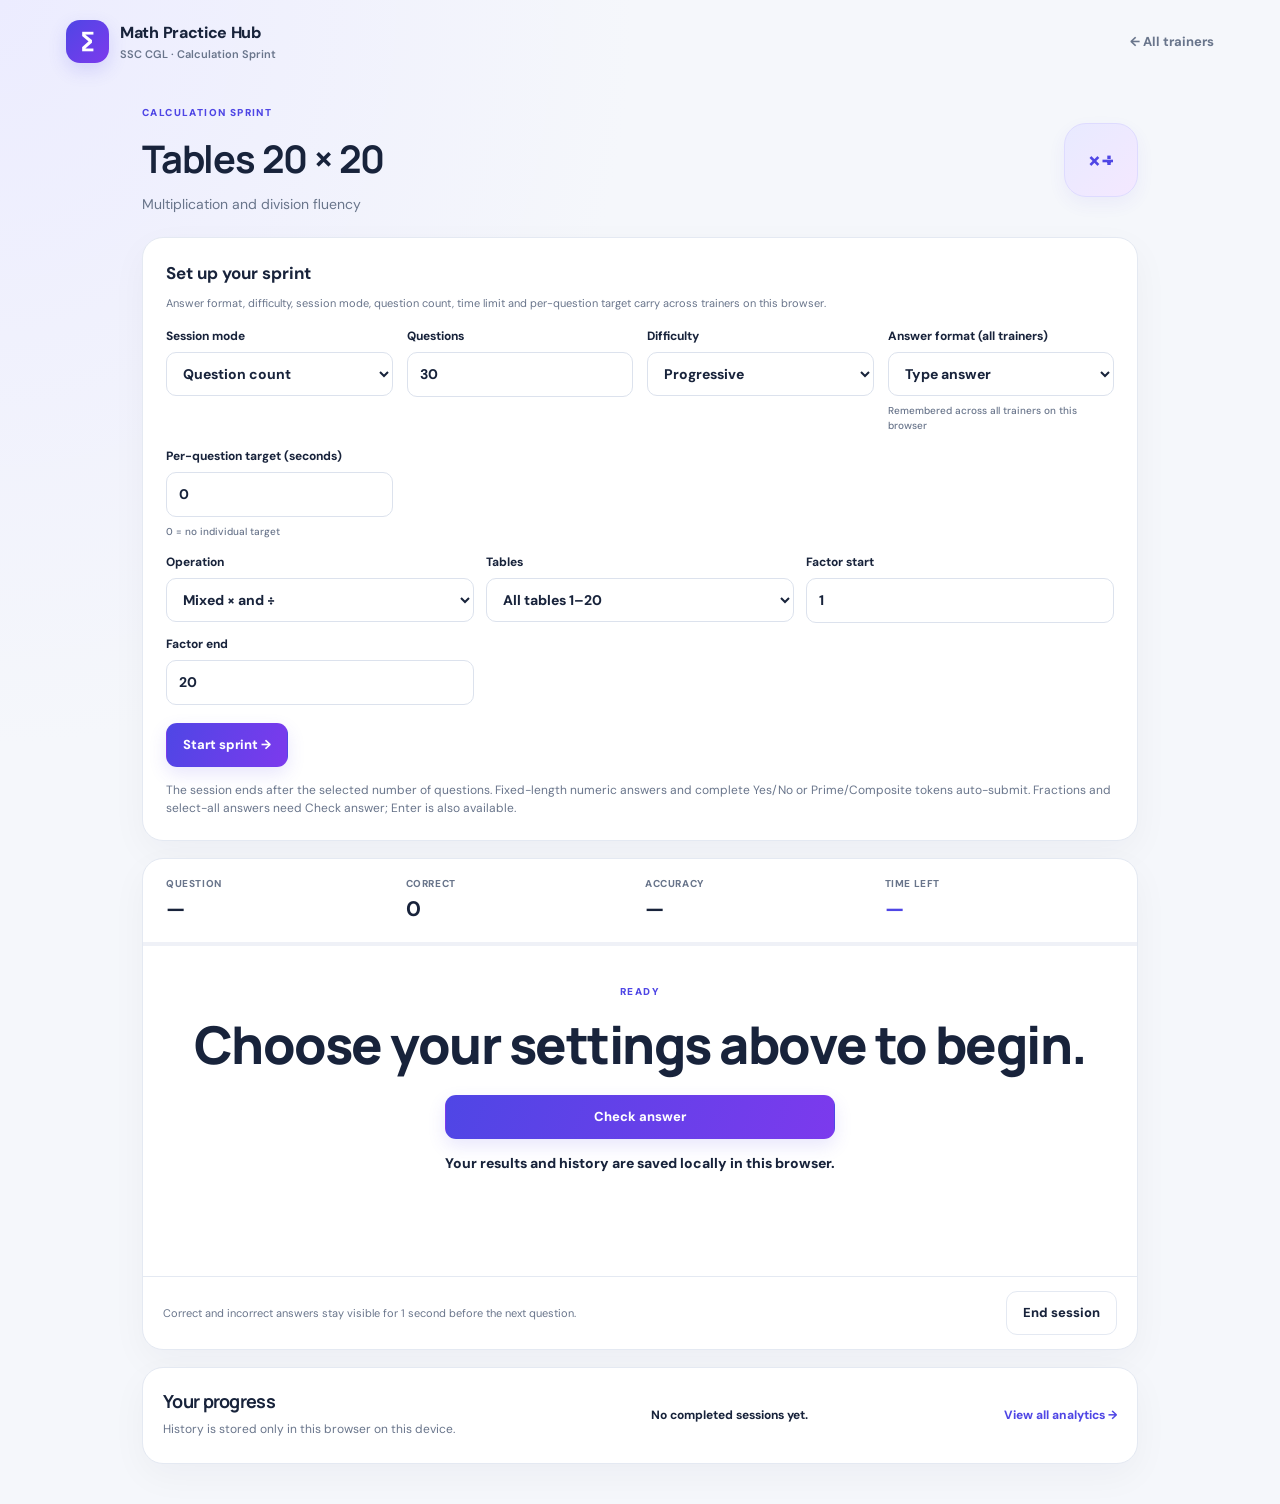
<file: trainers/table-trainer/index.html>
<!doctype html>
<html lang="en">
<head>
  <meta charset="utf-8">
  <meta name="viewport" content="width=device-width, initial-scale=1">
  <meta name="theme-color" content="#4f46e5">
<link rel="icon" type="image/svg+xml" href="../../assets/favicon.svg">
<link rel="icon" type="image/png" sizes="32x32" href="../../assets/favicon-32.png">
<link rel="shortcut icon" href="../../assets/favicon.ico">
<link rel="apple-touch-icon" sizes="180x180" href="../../assets/favicon-180.png">
  <title>Tables 20 × 20 · Math Practice Hub</title>
  <link rel="stylesheet" href="../../assets/css/site.css">
  <link rel="stylesheet" href="style.css">
</head>
<body data-trainer="table">
  <header class="site-header">
    <a class="brand" href="../../index.html"><span class="brand-mark">∑</span><span>Math Practice Hub<small>SSC CGL · Calculation Sprint</small></span></a>
    <a class="back-link" href="../../index.html">← All trainers</a>
  </header>
  <main class="trainer-page">
    <section class="trainer-heading">
      <div><p class="eyebrow">CALCULATION SPRINT</p><h1>Tables 20 × 20</h1><p class="muted">Multiplication and division fluency</p></div>
      <span class="trainer-icon">×÷</span>
    </section>
    <section class="panel setup-panel">
      <h2>Set up your sprint</h2>
      <p class="muted tiny shared-settings-note">Answer format, difficulty, session mode, question count, time limit and per-question target carry across trainers on this browser.</p>
      <div class="setup-grid">
        <label>Session mode<select id="sessionMode"><option value="count">Question count</option><option value="timed">Timed sprint</option><option value="all">All possibilities once</option></select></label>
        <label id="countWrap">Questions<input id="questionCount" type="number" min="1" max="10000" value="30"></label>
        <label id="durationWrap" class="hidden">Time limit (minutes)<input id="duration" type="number" min="0.25" max="180" step="0.25" value="2"></label>
        <label>Difficulty<select id="difficulty"><option value="progressive">Progressive</option><option value="easy">Easy</option><option value="medium">Medium</option><option value="hard">Hard</option><option value="mixed">Mixed</option></select></label>
        <label>Answer format (all trainers)<select id="answerMode"><option value="input">Type answer</option><option value="options">Multiple-choice options</option></select><small>Remembered across all trainers on this browser</small></label>
        <label>Per-question target (seconds)<input id="perQuestion" type="number" min="0" max="300" value="0"><small>0 = no individual target</small></label>
        <div class="trainer-options" id="trainerOptions"></div>
      </div>
      <div class="setup-actions"><button class="btn primary" id="startBtn">Start sprint →</button><p class="muted small" id="setupHint">Choose your settings, then start.</p></div>
    </section>
    <section class="panel practice-panel" id="practicePanel">
      <div class="stats-row">
        <div><small>QUESTION</small><strong id="questionStat">—</strong></div>
        <div><small>CORRECT</small><strong id="correctStat">0</strong></div>
        <div><small>ACCURACY</small><strong id="accuracyStat">—</strong></div>
        <div class="timer-stat"><small>TIME LEFT</small><strong id="timerStat">—</strong></div>
      </div>
      <div class="progress-track"><div id="progressBar"></div></div>
      <div class="question-area" id="questionArea">
        <p class="eyebrow" id="questionCategory">READY</p>
        <div class="question-text" id="questionText">Choose your settings above to begin.</div>
        <p class="question-hint" id="questionHint"></p>
        <form id="answerForm" autocomplete="off">
          <div id="answerControl"></div>
          <button class="btn primary answer-submit" id="submitBtn" type="submit">Check answer</button>
        </form>
        <p id="feedback" class="feedback" aria-live="polite">Your results and history are saved locally in this browser.</p>
        <p class="muted tiny" id="targetHint"></p>
      </div>
      <div class="results-area hidden" id="resultsArea">
        <div class="results-head"><div><p class="eyebrow">SPRINT COMPLETE</p><h2 id="resultsTitle">Your results</h2><p class="muted" id="resultsSummary"></p></div><button class="btn secondary" id="retryWrongBtn">Retry missed</button></div>
        <div class="results-metrics" id="resultsMetrics"></div>
        <div class="analysis-insight" id="analysisInsight"></div>
        <div class="table-scroll"><table class="review-table"><thead><tr><th>#</th><th>Question</th><th>Your answer</th><th>Correct answer</th><th>Result</th><th>Time</th></tr></thead><tbody id="reviewBody"></tbody></table></div>
        <div class="results-actions"><button class="btn primary" id="restartBtn">New sprint</button><a class="btn secondary" href="../../index.html">Back to trainer hub</a></div>
      </div>
      <div class="practice-footer"><span class="muted tiny" id="sessionNote">Correct and incorrect answers stay visible for 1 second before the next question.</span><button class="btn secondary" id="endBtn" disabled>End session</button></div>
    </section>
    <section class="panel mini-history"><div><h2>Your progress</h2><p class="muted small">History is stored only in this browser on this device.</p></div><div id="trainerHistory" class="history-summary"></div><a href="../../index.html#analytics" class="text-link">View all analytics →</a></section>
  </main>
  <script src="../../shared/question-utils.js"></script>
  <script src="../../shared/session-engine.js"></script>
  <script src="script.js"></script>
</body>
</html>
</file>
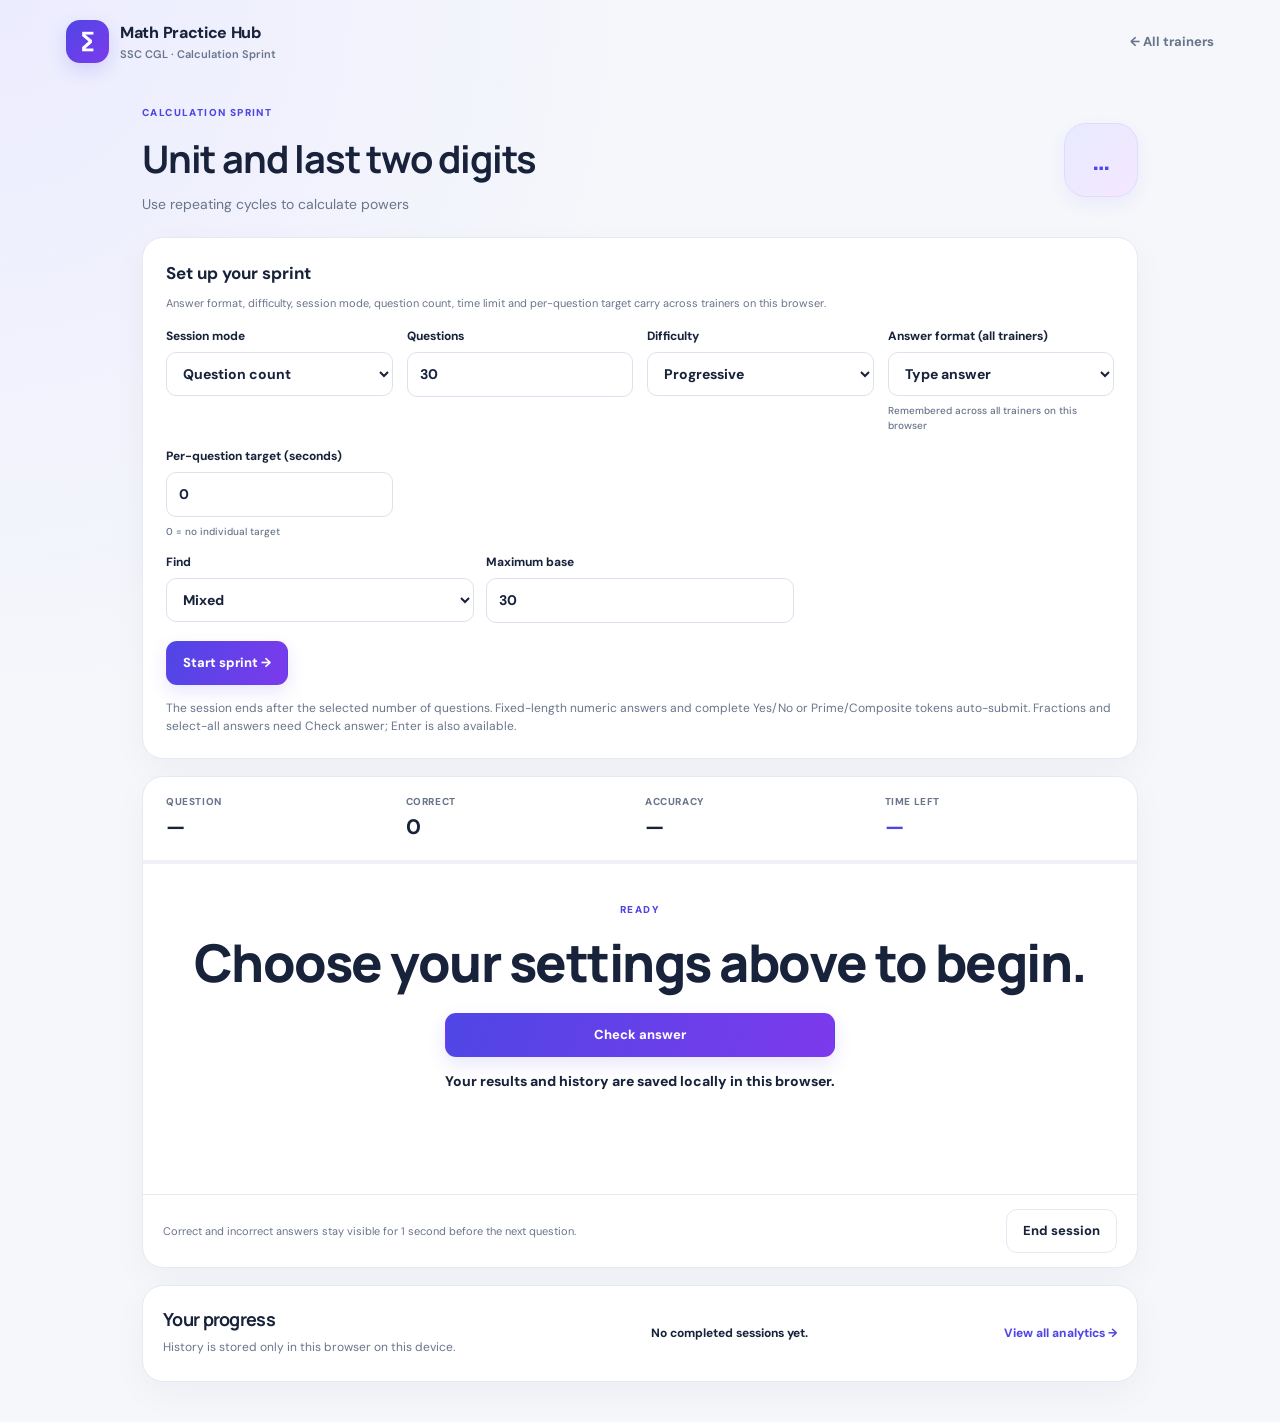
<file: trainers/unit-last-digits/index.html>
<!doctype html>
<html lang="en">
<head>
  <meta charset="utf-8">
  <meta name="viewport" content="width=device-width, initial-scale=1">
  <meta name="theme-color" content="#4f46e5">
<link rel="icon" type="image/svg+xml" href="../../assets/favicon.svg">
<link rel="icon" type="image/png" sizes="32x32" href="../../assets/favicon-32.png">
<link rel="shortcut icon" href="../../assets/favicon.ico">
<link rel="apple-touch-icon" sizes="180x180" href="../../assets/favicon-180.png">
  <title>Unit and last two digits · Math Practice Hub</title>
  <link rel="stylesheet" href="../../assets/css/site.css">
  <link rel="stylesheet" href="style.css">
</head>
<body data-trainer="lastdigits">
  <header class="site-header">
    <a class="brand" href="../../index.html"><span class="brand-mark">∑</span><span>Math Practice Hub<small>SSC CGL · Calculation Sprint</small></span></a>
    <a class="back-link" href="../../index.html">← All trainers</a>
  </header>
  <main class="trainer-page">
    <section class="trainer-heading">
      <div><p class="eyebrow">CALCULATION SPRINT</p><h1>Unit and last two digits</h1><p class="muted">Use repeating cycles to calculate powers</p></div>
      <span class="trainer-icon">…</span>
    </section>
    <section class="panel setup-panel">
      <h2>Set up your sprint</h2>
      <p class="muted tiny shared-settings-note">Answer format, difficulty, session mode, question count, time limit and per-question target carry across trainers on this browser.</p>
      <div class="setup-grid">
        <label>Session mode<select id="sessionMode"><option value="count">Question count</option><option value="timed">Timed sprint</option><option value="all">All possibilities once</option></select></label>
        <label id="countWrap">Questions<input id="questionCount" type="number" min="1" max="10000" value="30"></label>
        <label id="durationWrap" class="hidden">Time limit (minutes)<input id="duration" type="number" min="0.25" max="180" step="0.25" value="2"></label>
        <label>Difficulty<select id="difficulty"><option value="progressive">Progressive</option><option value="easy">Easy</option><option value="medium">Medium</option><option value="hard">Hard</option><option value="mixed">Mixed</option></select></label>
        <label>Answer format (all trainers)<select id="answerMode"><option value="input">Type answer</option><option value="options">Multiple-choice options</option></select><small>Remembered across all trainers on this browser</small></label>
        <label>Per-question target (seconds)<input id="perQuestion" type="number" min="0" max="300" value="0"><small>0 = no individual target</small></label>
        <div class="trainer-options" id="trainerOptions"></div>
      </div>
      <div class="setup-actions"><button class="btn primary" id="startBtn">Start sprint →</button><p class="muted small" id="setupHint">Choose your settings, then start.</p></div>
    </section>
    <section class="panel practice-panel" id="practicePanel">
      <div class="stats-row">
        <div><small>QUESTION</small><strong id="questionStat">—</strong></div>
        <div><small>CORRECT</small><strong id="correctStat">0</strong></div>
        <div><small>ACCURACY</small><strong id="accuracyStat">—</strong></div>
        <div class="timer-stat"><small>TIME LEFT</small><strong id="timerStat">—</strong></div>
      </div>
      <div class="progress-track"><div id="progressBar"></div></div>
      <div class="question-area" id="questionArea">
        <p class="eyebrow" id="questionCategory">READY</p>
        <div class="question-text" id="questionText">Choose your settings above to begin.</div>
        <p class="question-hint" id="questionHint"></p>
        <form id="answerForm" autocomplete="off">
          <div id="answerControl"></div>
          <button class="btn primary answer-submit" id="submitBtn" type="submit">Check answer</button>
        </form>
        <p id="feedback" class="feedback" aria-live="polite">Your results and history are saved locally in this browser.</p>
        <p class="muted tiny" id="targetHint"></p>
      </div>
      <div class="results-area hidden" id="resultsArea">
        <div class="results-head"><div><p class="eyebrow">SPRINT COMPLETE</p><h2 id="resultsTitle">Your results</h2><p class="muted" id="resultsSummary"></p></div><button class="btn secondary" id="retryWrongBtn">Retry missed</button></div>
        <div class="results-metrics" id="resultsMetrics"></div>
        <div class="analysis-insight" id="analysisInsight"></div>
        <div class="table-scroll"><table class="review-table"><thead><tr><th>#</th><th>Question</th><th>Your answer</th><th>Correct answer</th><th>Result</th><th>Time</th></tr></thead><tbody id="reviewBody"></tbody></table></div>
        <div class="results-actions"><button class="btn primary" id="restartBtn">New sprint</button><a class="btn secondary" href="../../index.html">Back to trainer hub</a></div>
      </div>
      <div class="practice-footer"><span class="muted tiny" id="sessionNote">Correct and incorrect answers stay visible for 1 second before the next question.</span><button class="btn secondary" id="endBtn" disabled>End session</button></div>
    </section>
    <section class="panel mini-history"><div><h2>Your progress</h2><p class="muted small">History is stored only in this browser on this device.</p></div><div id="trainerHistory" class="history-summary"></div><a href="../../index.html#analytics" class="text-link">View all analytics →</a></section>
  </main>
  <script src="../../shared/question-utils.js"></script>
  <script src="../../shared/session-engine.js"></script>
  <script src="script.js"></script>
</body>
</html>
</file>
<file: assets/css/site.css>
@import url('https://fonts.googleapis.com/css2?family=DM+Sans:wght@400;500;600;700;800&family=Manrope:wght@400;500;600;700;800&display=swap');
:root{--ink:#18233b;--muted:#69758b;--line:#e4e9f2;--paper:#f5f7fb;--white:#fff;--brand:#4f46e5;--purple:#7c3aed;--good:#13815b;--bad:#c43d4d;--shadow:0 12px 36px #18233b0a}
*{box-sizing:border-box}html{scroll-behavior:smooth;scroll-padding-top:90px}body{margin:0;background:radial-gradient(ellipse at top left,#ececff 0,transparent 35%),var(--paper);color:var(--ink);font-family:"DM Sans",system-ui,-apple-system,"Segoe UI",sans-serif;line-height:1.5}a{color:inherit;text-decoration:none}button,input,select{font:inherit}button,a,input,select{outline-color:#8d87ff}button{cursor:pointer}.site-header{max-width:1200px;margin:auto;padding:20px 26px;display:flex;align-items:center;justify-content:space-between;gap:18px}.home-header{max-width:1250px}.brand{display:flex;align-items:center;gap:11px;font-weight:800;letter-spacing:-.3px}.brand-mark{width:43px;height:43px;border-radius:14px;background:linear-gradient(135deg,var(--brand),var(--purple));color:#fff;display:grid;place-items:center;font-size:26px;box-shadow:0 7px 18px #4f46e52b}.brand small{display:block;font-size:11px;color:var(--muted);font-weight:600;letter-spacing:0;margin-top:1px}.site-header nav{display:flex;gap:22px;color:var(--muted);font-size:13px;font-weight:700}.site-header nav a:hover,.back-link:hover,.text-link:hover{color:var(--brand)}.back-link{font-size:13px;font-weight:750;color:var(--muted)}.home-main{max-width:1200px;margin:auto;padding:12px 26px 30px}.hero{border:1px solid #e1e3fa;background:linear-gradient(120deg,#fff 10%,#f5f3ff 100%);border-radius:28px;padding:clamp(26px,5vw,58px);display:grid;grid-template-columns:1.5fr .7fr;gap:25px;align-items:center;overflow:hidden;box-shadow:var(--shadow)}.eyebrow{font-size:10px;font-weight:850;letter-spacing:.14em;color:var(--brand);margin:0 0 10px}.hero h1{font-family:Manrope,system-ui,sans-serif;font-size:clamp(35px,5vw,57px);line-height:1.08;letter-spacing:-2px;margin:0}.hero h1 span{color:var(--brand)}.hero-copy>p:not(.eyebrow){max-width:580px;color:var(--muted);font-size:16px;margin:18px 0 24px}.hero-actions{display:flex;align-items:center;gap:16px;flex-wrap:wrap}.hero-art{justify-self:center;width:min(100%,245px);aspect-ratio:1;border-radius:44px;background:linear-gradient(145deg,#5048e8,#8b5cf6);box-shadow:0 22px 50px #5b4de744;display:flex;flex-direction:column;align-items:center;justify-content:center;color:#fff;transform:rotate(3deg)}.hero-number{font-size:64px;font-weight:900;letter-spacing:-3px}.hero-equals{font-size:28px;font-weight:750}.hero-chip{margin-top:23px;padding:8px 13px;border-radius:999px;background:#ffffff24;font-size:11px;font-weight:800}.btn{display:inline-flex;align-items:center;justify-content:center;gap:7px;border:1px solid transparent;border-radius:11px;padding:11px 16px;font-size:13px;font-weight:800;transition:transform .15s,filter .15s}.btn:hover{filter:brightness(1.03);transform:translateY(-1px)}.primary{background:linear-gradient(110deg,var(--brand),var(--purple));color:#fff;box-shadow:0 7px 18px #4f46e522}.secondary{background:#fff;border-color:var(--line);color:var(--ink)}.danger-outline{background:#fff;border-color:#f0cbd0;color:var(--bad)}.muted{color:var(--muted)}.small{font-size:12px}.tiny{font-size:11px}.overview-metrics{margin:18px 0 42px;display:grid;grid-template-columns:repeat(4,1fr);background:#fff;border:1px solid var(--line);border-radius:18px;padding:18px 12px;box-shadow:var(--shadow)}.overview-metrics>div{padding:0 20px;border-right:1px solid var(--line)}.overview-metrics>div:last-child{border:0}.overview-metrics small,.stats-row small{display:block;font-size:10px;font-weight:800;color:var(--muted);letter-spacing:.06em}.overview-metrics strong{font-size:25px;letter-spacing:-.7px;display:block;margin-top:4px}.section-heading{display:flex;align-items:end;justify-content:space-between;gap:18px;margin-bottom:18px}.section-heading h2,.history-panel h2,.mini-history h2{font-family:Manrope,system-ui,sans-serif;font-size:25px;letter-spacing:-.7px;margin:0}.section-heading p:not(.eyebrow){margin:5px 0 0;font-size:13px}.search-input{width:min(100%,270px);padding:12px 14px;border:1px solid var(--line);border-radius:12px;background:#fff}.trainer-grid{display:grid;grid-template-columns:repeat(3,minmax(0,1fr));gap:15px}.trainer-card{min-height:226px;background:#fff;border:1px solid var(--line);border-radius:19px;padding:20px;display:flex;flex-direction:column;align-items:flex-start;box-shadow:0 4px 16px #17255404;transition:transform .18s,border-color .18s,box-shadow .18s}.trainer-card:hover{transform:translateY(-3px);border-color:#c7c4ff;box-shadow:0 12px 26px #1725540b}.card-icon{width:42px;height:42px;border-radius:13px;display:grid;place-items:center;font-size:20px;font-weight:900;margin-bottom:14px}.violet{background:#eeedff;color:#4f46e5}.blue{background:#e6f2ff;color:#1767b1}.orange{background:#fff0df;color:#ba6508}.pink{background:#ffe8f1;color:#b72c69}.green{background:#e1f8ef;color:#087c57}.card-tag{font-size:9px;font-weight:850;letter-spacing:.1em;color:#828da2}.trainer-card h3{font-size:17px;letter-spacing:-.3px;margin:5px 0}.trainer-card p{font-size:12px;color:var(--muted);margin:0 0 18px;line-height:1.6}.card-bottom{margin-top:auto;padding-top:12px;border-top:1px solid #eef0f5;width:100%;display:flex;justify-content:space-between;color:var(--brand);font-size:12px;font-weight:800}.panel{background:#fff;border:1px solid var(--line);border-radius:21px;box-shadow:var(--shadow)}.history-panel{margin-top:35px;padding:24px}.history-panel>div:first-child p:not(.eyebrow){font-size:13px}.home-history{margin:18px 0}.history-list{display:grid;gap:9px}.history-item{display:grid;grid-template-columns:1fr auto auto;align-items:center;gap:18px;padding:12px 14px;border:1px solid #edf0f5;border-radius:12px;font-size:12px}.history-item strong{font-size:13px}.history-actions{display:flex;gap:9px;flex-wrap:wrap}footer{padding:30px 0 8px;display:flex;justify-content:space-between;gap:10px;color:#8b95a8;font-size:11px}.trainer-page{max-width:1040px;margin:8px auto 40px;padding:0 22px}.trainer-heading{display:flex;align-items:center;justify-content:space-between;gap:20px;margin:22px 0}.trainer-heading h1{font-family:Manrope,system-ui,sans-serif;font-size:clamp(27px,4vw,38px);letter-spacing:-1.2px;margin:0}.trainer-heading .muted{margin:7px 0 0;font-size:14px}.trainer-icon{display:flex;align-items:center;justify-content:center;flex:0 0 64px;width:64px;height:64px;border-radius:18px;border:1px solid #dedbff;background:linear-gradient(145deg,#f3f1ff,#e9e7ff);color:var(--brand);font-family:Manrope,system-ui,sans-serif;font-size:24px;font-weight:900;line-height:1;box-shadow:0 7px 18px #4f46e510}.reasoning-mark{gap:3px;font-size:22px;letter-spacing:-.7px}.reasoning-mark .reasoning-arrow{font-size:14px;opacity:.78}.reasoning-card-icon{font-size:24px}.setup-panel{padding:23px;margin-bottom:17px}.setup-panel h2{font-size:17px;margin:0 0 17px}.shared-settings-note{margin:-9px 0 16px}.setup-grid{display:grid;grid-template-columns:repeat(4,minmax(0,1fr));gap:14px}.setup-grid label{font-size:12px;font-weight:750;display:flex;flex-direction:column;gap:7px}.setup-grid input,.setup-grid select,.answer-input,.answer-select{width:100%;min-width:0;padding:11px 12px;border:1px solid #dce2ed;border-radius:10px;background:#fff;color:var(--ink);font-size:14px}.setup-grid input:focus,.setup-grid select:focus,.answer-input:focus,.answer-select:focus{border-color:var(--brand);box-shadow:0 0 0 3px #4f46e51a;outline:0}.setup-grid label small{font-weight:500;color:var(--muted);font-size:10px}.trainer-options{grid-column:1/-1}.option-group{display:flex;flex-wrap:wrap;gap:8px}.option-group label{display:flex;align-items:center;flex-direction:row;gap:6px;background:#f7f8fc;padding:8px 10px;border-radius:9px}.option-group input{width:auto;accent-color:var(--brand)}.setup-actions{display:flex;align-items:center;gap:14px;margin-top:18px;flex-wrap:wrap}.setup-actions p{margin:0}.practice-panel{overflow:hidden}.stats-row{display:grid;grid-template-columns:repeat(4,1fr);padding:17px 23px;gap:10px}.stats-row strong{display:block;font-size:21px;letter-spacing:-.4px;margin-top:3px}.timer-stat strong{color:var(--brand)}.progress-track{height:4px;background:#eff1f7}.progress-track>div{height:100%;width:0;background:linear-gradient(90deg,var(--brand),#a78bfa);transition:width .2s}.question-area{padding:38px 25px 28px;min-height:330px;display:flex;flex-direction:column;align-items:center;text-align:center}.question-area .eyebrow{margin-bottom:13px}.question-text{font-family:Manrope,system-ui,sans-serif;font-size:clamp(32px,6vw,52px);line-height:1.25;font-weight:850;letter-spacing:-1.5px;overflow-wrap:anywhere;max-width:100%}.question-hint{color:var(--muted);font-size:12px;min-height:16px;margin:10px 0}.question-area form{width:min(100%,390px);margin-top:8px;display:flex;flex-direction:column;gap:10px}.answer-submit{width:100%}.answer-input{text-align:center;font-size:23px;font-weight:750;letter-spacing:.5px;padding:14px}.answer-options{display:grid;grid-template-columns:repeat(2,minmax(0,1fr));gap:9px}.answer-options button{background:#fff;border:1px solid var(--line);padding:12px 8px;border-radius:11px;font-weight:750}.answer-options button:hover{border-color:var(--brand);background:#f7f6ff}.answer-options button.selected{border-color:var(--brand);background:#eeedff;color:var(--brand)}.answer-options button.correct-option{border-color:var(--good);background:#e9f9f0;color:var(--good)}.answer-options button.wrong-option{border-color:var(--bad);background:#fff0f1;color:var(--bad)}.question-text .answer-reveal-good{color:var(--good);font-weight:900}.question-text .answer-reveal-bad{color:var(--bad);font-weight:900;text-decoration:line-through;text-decoration-thickness:2px}.question-text .answer-reveal-good{font-size:inherit}.question-text .answer-reveal-bad{font-size:inherit}
.question-area form.wide-answer{width:min(100%,760px)}
.answer-options.multi-options{grid-template-columns:repeat(auto-fit,minmax(48px,1fr));}
.answer-options.multi-options button{padding:7px 4px;font-size:12px;overflow-wrap:anywhere}.feedback{min-height:25px;font-size:14px;font-weight:800;margin:14px 0 0}.feedback.good{color:var(--good)}.feedback.bad{color:var(--bad)}.feedback.neutral{color:var(--muted);font-size:12px;font-weight:500}.practice-footer{display:flex;align-items:center;justify-content:space-between;gap:12px;border-top:1px solid var(--line);padding:14px 20px}.hidden{display:none!important}.results-area{padding:27px 23px}.results-head{display:flex;align-items:center;justify-content:space-between;gap:12px}.results-head h2{font-size:27px;margin:0}.results-head p:not(.eyebrow){margin:6px 0}.results-metrics{display:grid;grid-template-columns:repeat(4,1fr);gap:10px;margin:20px 0}.metric-card{border:1px solid var(--line);border-radius:13px;padding:13px}.metric-card small{display:block;font-size:10px;color:var(--muted);font-weight:800}.metric-card strong{display:block;font-size:23px;margin-top:4px}.analysis-insight{padding:13px 15px;background:#f4f3ff;border:1px solid #e6e3ff;border-radius:12px;color:#49419b;font-size:12px;margin-bottom:17px}.table-scroll{overflow:auto;border:1px solid var(--line);border-radius:12px}.review-table{width:100%;border-collapse:collapse;font-size:12px;text-align:left}.review-table th{background:#f7f8fc;color:var(--muted);font-size:10px;text-transform:uppercase;letter-spacing:.04em}.review-table th,.review-table td{padding:11px 12px;border-bottom:1px solid #edf0f5;vertical-align:top}.review-table tr:last-child td{border-bottom:0}.result-good{color:var(--good);font-weight:850}.result-bad{color:var(--bad);font-weight:850}.result-skip{color:var(--muted);font-weight:750}.results-actions{display:flex;gap:10px;margin-top:19px;flex-wrap:wrap}.mini-history{margin-top:17px;padding:20px;display:flex;align-items:center;justify-content:space-between;gap:18px;flex-wrap:wrap}.mini-history h2{font-size:18px}.mini-history p{margin:5px 0}.history-summary{font-size:12px;font-weight:750}.text-link{font-size:12px;color:var(--brand);font-weight:800}
@media(max-width:850px){.trainer-grid{grid-template-columns:repeat(2,minmax(0,1fr))}.setup-grid{grid-template-columns:repeat(2,minmax(0,1fr))}.hero{grid-template-columns:1fr .5fr}.hero-art{width:190px}.trainer-options{grid-column:1/-1}}
@media(max-width:600px){.site-header{padding:16px}.home-header nav{display:none}.home-main{padding:8px 14px 24px}.hero{grid-template-columns:1fr;padding:26px 21px;border-radius:22px}.hero-art{display:none}.hero h1{font-size:40px}.hero-copy>p:not(.eyebrow){font-size:14px}.overview-metrics{grid-template-columns:repeat(2,1fr);padding:14px 8px;margin-bottom:30px}.overview-metrics>div{padding:9px 12px;border-right:0}.overview-metrics>div:nth-child(odd){border-right:1px solid var(--line)}.overview-metrics>div:nth-child(-n+2){border-bottom:1px solid var(--line)}.overview-metrics strong{font-size:22px}.section-heading{align-items:stretch;flex-direction:column}.section-heading h2{font-size:22px}.search-input{width:100%}.trainer-grid{grid-template-columns:1fr}.trainer-card{min-height:190px}.history-panel{padding:18px}.history-item{grid-template-columns:1fr auto;gap:5px}.history-item span:last-child{grid-column:1/-1}.trainer-page{padding:0 12px;margin-top:0}.trainer-heading{margin:10px 3px 17px}.trainer-icon{flex-basis:56px;width:56px;min-width:56px;height:56px;border-radius:16px;font-size:20px}.reasoning-mark{font-size:19px}.reasoning-mark .reasoning-arrow{font-size:12px}.setup-panel{padding:17px}.setup-grid{gap:10px}.setup-grid label{font-size:11px}.stats-row{padding:14px 13px;gap:7px}.stats-row strong{font-size:18px}.stats-row small{font-size:8px}.question-area{padding:30px 14px 24px;min-height:300px}.question-text{font-size:34px}.practice-footer{padding:12px;align-items:flex-start}.practice-footer .btn{padding:9px}.results-area{padding:20px 12px}.results-head{align-items:flex-start;flex-direction:column}.results-metrics{grid-template-columns:repeat(2,1fr)}.review-table th,.review-table td{padding:9px;font-size:11px}footer{flex-direction:column}.mini-history{align-items:flex-start}}

/* Compact context label shown beneath the equation only when needed (about half question size). */
.question-hint{font-size:clamp(16px,3vw,26px);line-height:1.2;font-weight:750;min-height:0;margin:8px 0 10px;letter-spacing:-.2px}
.question-hint:empty,.question-hint.hidden{display:none}
.question-text .answer-reveal-good,.question-text .answer-reveal-bad{font-size:inherit;vertical-align:baseline}
@media(max-width:600px){.question-hint{font-size:17px;margin:7px 0 9px}}
</file>
<file: trainers/addition/style.css>
/* Addition uses the shared Math Practice Hub trainer styles. */
</file>
<file: trainers/alphabet-number-reasoning/style.css>
/* The reasoning trainer uses the same shared layout, controls, and answer feedback as every other trainer. */
.reasoning-mark{white-space:nowrap}
</file>
<file: trainers/approximate-division/style.css>
/* Trainer-specific styles belong here. Shared design tokens live in assets/css/site.css. */
.trainer-icon{min-width:74px;height:74px;border-radius:22px;display:grid;place-items:center;background:linear-gradient(135deg,#e8eaff,#f4e8ff);color:#4f46e5;font-size:25px;font-weight:900}
.trainer-options{grid-column:1/-1;display:grid;grid-template-columns:repeat(3,minmax(0,1fr));gap:12px}
.trainer-options:empty{display:none}
@media(max-width:650px){.trainer-options{grid-template-columns:1fr 1fr}}
</file>
<file: trainers/cubes-roots/style.css>
/* Trainer-specific styles belong here. Shared design tokens live in assets/css/site.css. */
.trainer-icon{min-width:74px;height:74px;border-radius:22px;display:grid;place-items:center;background:linear-gradient(135deg,#e8eaff,#f4e8ff);color:#4f46e5;font-size:25px;font-weight:900}
.trainer-options{grid-column:1/-1;display:grid;grid-template-columns:repeat(3,minmax(0,1fr));gap:12px}
.trainer-options:empty{display:none}
@media(max-width:650px){.trainer-options{grid-template-columns:1fr 1fr}}
</file>
<file: trainers/divisibility-rules/style.css>
/* Trainer-specific styles belong here. Shared design tokens live in assets/css/site.css. */
.trainer-icon{min-width:74px;height:74px;border-radius:22px;display:grid;place-items:center;background:linear-gradient(135deg,#e8eaff,#f4e8ff);color:#4f46e5;font-size:25px;font-weight:900}
.trainer-options{grid-column:1/-1;display:grid;grid-template-columns:repeat(3,minmax(0,1fr));gap:12px}
.trainer-options:empty{display:none}
@media(max-width:650px){.trainer-options{grid-template-columns:1fr 1fr}}
</file>
<file: trainers/fractions-decimals/style.css>
/* Trainer-specific styles belong here. Shared design tokens live in assets/css/site.css. */
.trainer-icon{min-width:74px;height:74px;border-radius:22px;display:grid;place-items:center;background:linear-gradient(135deg,#e8eaff,#f4e8ff);color:#4f46e5;font-size:25px;font-weight:900}
.trainer-options{grid-column:1/-1;display:grid;grid-template-columns:repeat(3,minmax(0,1fr));gap:12px}
.trainer-options:empty{display:none}
@media(max-width:650px){.trainer-options{grid-template-columns:1fr 1fr}}
</file>
<file: trainers/multiplication-2-digit/style.css>
/* Trainer-specific styles belong here. Shared design tokens live in assets/css/site.css. */
.trainer-icon{min-width:74px;height:74px;border-radius:22px;display:grid;place-items:center;background:linear-gradient(135deg,#e8eaff,#f4e8ff);color:#4f46e5;font-size:25px;font-weight:900}
.trainer-options{grid-column:1/-1;display:grid;grid-template-columns:repeat(3,minmax(0,1fr));gap:12px}
.trainer-options:empty{display:none}
@media(max-width:650px){.trainer-options{grid-template-columns:1fr 1fr}}
</file>
<file: trainers/percentage-trainer/style.css>
:root{--ink:#1a2540;--muted:#6b7790;--line:#e2e8f1;--paper:#f5f7fb;--white:#fff;--brand:#bd6a25;--brand-soft:#fff0e2;--good:#0c815c;--bad:#c33b4b}
*{box-sizing:border-box}body{margin:0;padding:24px;background:radial-gradient(ellipse at 5% 0,#e1f7f1 0,transparent 34%),var(--paper);font-family:ui-sans-serif,system-ui,-apple-system,BlinkMacSystemFont,"Segoe UI",sans-serif;color:var(--ink)}button,input{font:inherit}.site-nav{max-width:1100px;margin:0 auto 22px;display:flex;justify-content:space-between;gap:15px;align-items:center}.site-nav a,.footer a{font-size:13px;font-weight:800;color:var(--brand);text-decoration:none}.site-nav span{font-size:10px;letter-spacing:.12em;font-weight:850;color:#8691a6}.page-heading{max-width:1100px;margin:0 auto 22px;display:flex;gap:16px;align-items:center}.brand-icon{width:60px;height:60px;border-radius:18px;display:grid;place-items:center;font-size:31px;font-weight:900;flex:0 0 auto}.brand-icon.teal{background:#d5f2ec;color:#117e77}.eyebrow{font-size:10px;letter-spacing:.15em;font-weight:900;color:var(--brand);margin:0 0 7px}.page-heading h1{font-size:clamp(26px,4vw,38px);letter-spacing:-1.3px;line-height:1.1;margin:0}.intro{font-size:13px;color:var(--muted);margin:7px 0 0;line-height:1.5}.layout{max-width:1100px;margin:auto;display:grid;grid-template-columns:265px minmax(0,1fr);gap:17px;align-items:start}.panel{background:var(--white);border:1px solid var(--line);border-radius:20px;box-shadow:0 10px 32px #1a2d5106}.settings{padding:20px}.section-label{font-size:11px;font-weight:900;letter-spacing:.11em;color:#748098;margin:0 0 13px}.seg{display:grid;grid-template-columns:1fr 1fr;gap:5px;border-radius:11px;background:#f0f3f8;padding:5px;margin-bottom:18px}.seg button{border:0;background:transparent;border-radius:8px;padding:10px 5px;color:var(--muted);font-size:12px;font-weight:800;cursor:pointer}.seg button.active{background:white;color:var(--brand);box-shadow:0 2px 8px #1c2e4c0f}.field{margin:15px 0}.field label{display:block;font-weight:750;font-size:12px;margin-bottom:7px}input[type=number],input[type=text]{width:100%;border:1px solid #d8e0ec;border-radius:10px;background:white;padding:11px 12px;outline:0;color:var(--ink)}input:focus{border-color:var(--brand);box-shadow:0 0 0 3px color-mix(in srgb,var(--brand) 12%,transparent)}.checkline{display:flex;align-items:center;gap:8px;font-size:12px;font-weight:750;margin-top:16px}.checkline input{accent-color:var(--brand)}.hint{font-size:11px;color:var(--muted);line-height:1.6}.primary{border:0;border-radius:11px;background:var(--brand);color:white;font-weight:850;padding:12px 14px;cursor:pointer;box-shadow:0 7px 17px color-mix(in srgb,var(--brand) 20%,transparent)}.primary:hover{filter:brightness(1.05)}.primary:disabled{opacity:.45;cursor:not-allowed}.settings>.primary{width:100%;margin-top:14px}.practice{overflow:hidden}.practice-top{display:flex;justify-content:space-between;align-items:center;gap:12px;padding:17px 22px}.stats{display:flex;gap:22px;flex-wrap:wrap}.stat small{display:block;font-size:9px;letter-spacing:.08em;color:#7b879c;font-weight:850}.stat strong{display:block;font-size:19px;margin-top:3px}.timer-pill{white-space:nowrap;font-size:10px;font-weight:850;letter-spacing:.05em;color:var(--brand);border:1px solid var(--line);border-radius:999px;padding:8px 10px}.progress-track{height:4px;background:#edf0f6}.progress-bar{height:100%;width:0;background:var(--brand);transition:width .2s}.stage{min-height:465px;padding:28px;display:flex;flex-direction:column;align-items:center;text-align:center}.quiz{width:100%;max-width:550px;margin:auto}.question{font-size:clamp(40px,6vw,65px);font-weight:900;letter-spacing:-2px;margin:28px 0 28px;line-height:1.14}.question span{color:#9aa4b6}.answer-form{display:flex;gap:9px;width:min(100%,420px);margin:auto}.answer-form input{min-width:0;text-align:center;font-size:23px;font-weight:800;flex:1;letter-spacing:.4px}.answer-form button{flex:0 0 auto}.feedback{min-height:45px;margin:17px 0 0;font-size:14px;font-weight:850}.feedback.good{color:var(--good)}.feedback.bad{color:var(--bad)}.feedback.neutral{color:var(--muted);font-size:12px;font-weight:600}.helper{font-size:10px;color:#9ba5b6;margin-top:8px}.stage-footer{width:100%;display:flex;justify-content:space-between;align-items:center;gap:12px;margin-top:auto;padding-top:25px;color:#8792a5;font-size:10px}.secondary{border:1px solid var(--line);background:white;border-radius:9px;padding:9px 12px;color:var(--ink);font-size:11px;font-weight:800;cursor:pointer}.secondary:disabled{opacity:.4;cursor:not-allowed}.done{width:100%;text-align:left}.hidden{display:none!important}.done-hero{text-align:center;max-width:580px;margin:0 auto 30px}.done-hero h2{font-size:29px;letter-spacing:-.7px;margin:9px 0}.done-hero>p:not(.eyebrow){color:var(--muted);font-size:13px;line-height:1.6}.done-icon{width:58px;height:58px;border-radius:19px;background:#e2f8ef;color:var(--good);display:grid;place-items:center;font-size:28px;font-weight:900;margin:0 auto 18px}.summary{display:flex;justify-content:center;gap:9px;flex-wrap:wrap;margin:18px 0}.summary-chip{min-width:86px;border:1px solid var(--line);border-radius:11px;padding:10px;background:#fbfcff}.summary-chip strong{display:block;font-size:20px}.summary-chip span{display:block;font-size:9px;letter-spacing:.07em;font-weight:850;color:var(--muted);text-transform:uppercase;margin-top:3px}.summary-chip.good strong{color:var(--good)}.summary-chip.bad strong{color:var(--bad)}.replay{min-width:190px}.review{border-top:1px solid var(--line);padding-top:21px}.review h3{margin:0 0 3px;font-size:18px}.review .hint{margin-top:4px}.table-scroll{overflow:auto;max-height:420px;border:1px solid var(--line);border-radius:11px;margin-top:12px}table{width:100%;border-collapse:collapse;text-align:left;font-size:12px;background:white}th{position:sticky;top:0;background:#f1f4f8;color:#626e84;font-size:9px;letter-spacing:.06em;text-transform:uppercase}td,th{padding:11px 12px;border-bottom:1px solid #edf0f5;white-space:nowrap}tbody tr:last-child td{border-bottom:0}.row-correct td:last-child{color:var(--good);font-weight:850}.row-wrong td:last-child{color:var(--bad);font-weight:850}.row-skipped td:last-child{color:#9a7516;font-weight:850}.footer{max-width:1100px;margin:20px auto 0;padding:20px 0;display:flex;justify-content:space-between;border-top:1px solid var(--line);color:#8792a5;font-size:10px}.sr-only{position:absolute;width:1px;height:1px;padding:0;margin:-1px;overflow:hidden;clip:rect(0,0,0,0);white-space:nowrap;border:0}
@media(max-width:780px){body{padding:16px}.layout{grid-template-columns:1fr}.settings{order:2}.practice{order:1}.stage{min-height:390px;padding:22px 16px}.practice-top{padding:14px 16px}.stats{gap:14px}.page-heading{align-items:flex-start}.brand-icon{width:51px;height:51px}.question{letter-spacing:-1px}.footer{padding:18px 0}}@media(max-width:460px){.answer-form{flex-direction:column}.answer-form button{width:100%}.stats{gap:10px}.stat strong{font-size:17px}.site-nav span{font-size:9px}.page-heading h1{font-size:26px}}

.brand-icon.orange{background:#ffeddd;color:#b96220}
</file>
<file: trainers/percentages-fractions/style.css>
/* Trainer-specific styles belong here. Shared design tokens live in assets/css/site.css. */
.trainer-icon{min-width:74px;height:74px;border-radius:22px;display:grid;place-items:center;background:linear-gradient(135deg,#e8eaff,#f4e8ff);color:#4f46e5;font-size:25px;font-weight:900}
.trainer-options{grid-column:1/-1;display:grid;grid-template-columns:repeat(3,minmax(0,1fr));gap:12px}
.trainer-options:empty{display:none}
@media(max-width:650px){.trainer-options{grid-template-columns:1fr 1fr}}
</file>
<file: trainers/prime-hunt/style.css>
/* Trainer-specific styles belong here. Shared design tokens live in assets/css/site.css. */
.trainer-icon{min-width:74px;height:74px;border-radius:22px;display:grid;place-items:center;background:linear-gradient(135deg,#e8eaff,#f4e8ff);color:#4f46e5;font-size:25px;font-weight:900}
.trainer-options{grid-column:1/-1;display:grid;grid-template-columns:repeat(3,minmax(0,1fr));gap:12px}
.trainer-options:empty{display:none}
@media(max-width:650px){.trainer-options{grid-template-columns:1fr 1fr}}
</file>
<file: trainers/prime-or-not/style.css>
/* Trainer-specific styles belong here. Shared design tokens live in assets/css/site.css. */
.trainer-icon{min-width:74px;height:74px;border-radius:22px;display:grid;place-items:center;background:linear-gradient(135deg,#e8eaff,#f4e8ff);color:#4f46e5;font-size:25px;font-weight:900}
.trainer-options{grid-column:1/-1;display:grid;grid-template-columns:repeat(3,minmax(0,1fr));gap:12px}
.trainer-options:empty{display:none}
@media(max-width:650px){.trainer-options{grid-template-columns:1fr 1fr}}
</file>
<file: trainers/squares-roots/style.css>
/* Trainer-specific styles belong here. Shared design tokens live in assets/css/site.css. */
.trainer-icon{min-width:74px;height:74px;border-radius:22px;display:grid;place-items:center;background:linear-gradient(135deg,#e8eaff,#f4e8ff);color:#4f46e5;font-size:25px;font-weight:900}
.trainer-options{grid-column:1/-1;display:grid;grid-template-columns:repeat(3,minmax(0,1fr));gap:12px}
.trainer-options:empty{display:none}
@media(max-width:650px){.trainer-options{grid-template-columns:1fr 1fr}}
</file>
<file: trainers/table-trainer/style.css>
/* Trainer-specific styles belong here. Shared design tokens live in assets/css/site.css. */
.trainer-icon{min-width:74px;height:74px;border-radius:22px;display:grid;place-items:center;background:linear-gradient(135deg,#e8eaff,#f4e8ff);color:#4f46e5;font-size:25px;font-weight:900}
.trainer-options{grid-column:1/-1;display:grid;grid-template-columns:repeat(3,minmax(0,1fr));gap:12px}
.trainer-options:empty{display:none}
@media(max-width:650px){.trainer-options{grid-template-columns:1fr 1fr}}
</file>
<file: trainers/unit-last-digits/style.css>
/* Trainer-specific styles belong here. Shared design tokens live in assets/css/site.css. */
.trainer-icon{min-width:74px;height:74px;border-radius:22px;display:grid;place-items:center;background:linear-gradient(135deg,#e8eaff,#f4e8ff);color:#4f46e5;font-size:25px;font-weight:900}
.trainer-options{grid-column:1/-1;display:grid;grid-template-columns:repeat(3,minmax(0,1fr));gap:12px}
.trainer-options:empty{display:none}
@media(max-width:650px){.trainer-options{grid-template-columns:1fr 1fr}}
</file>
